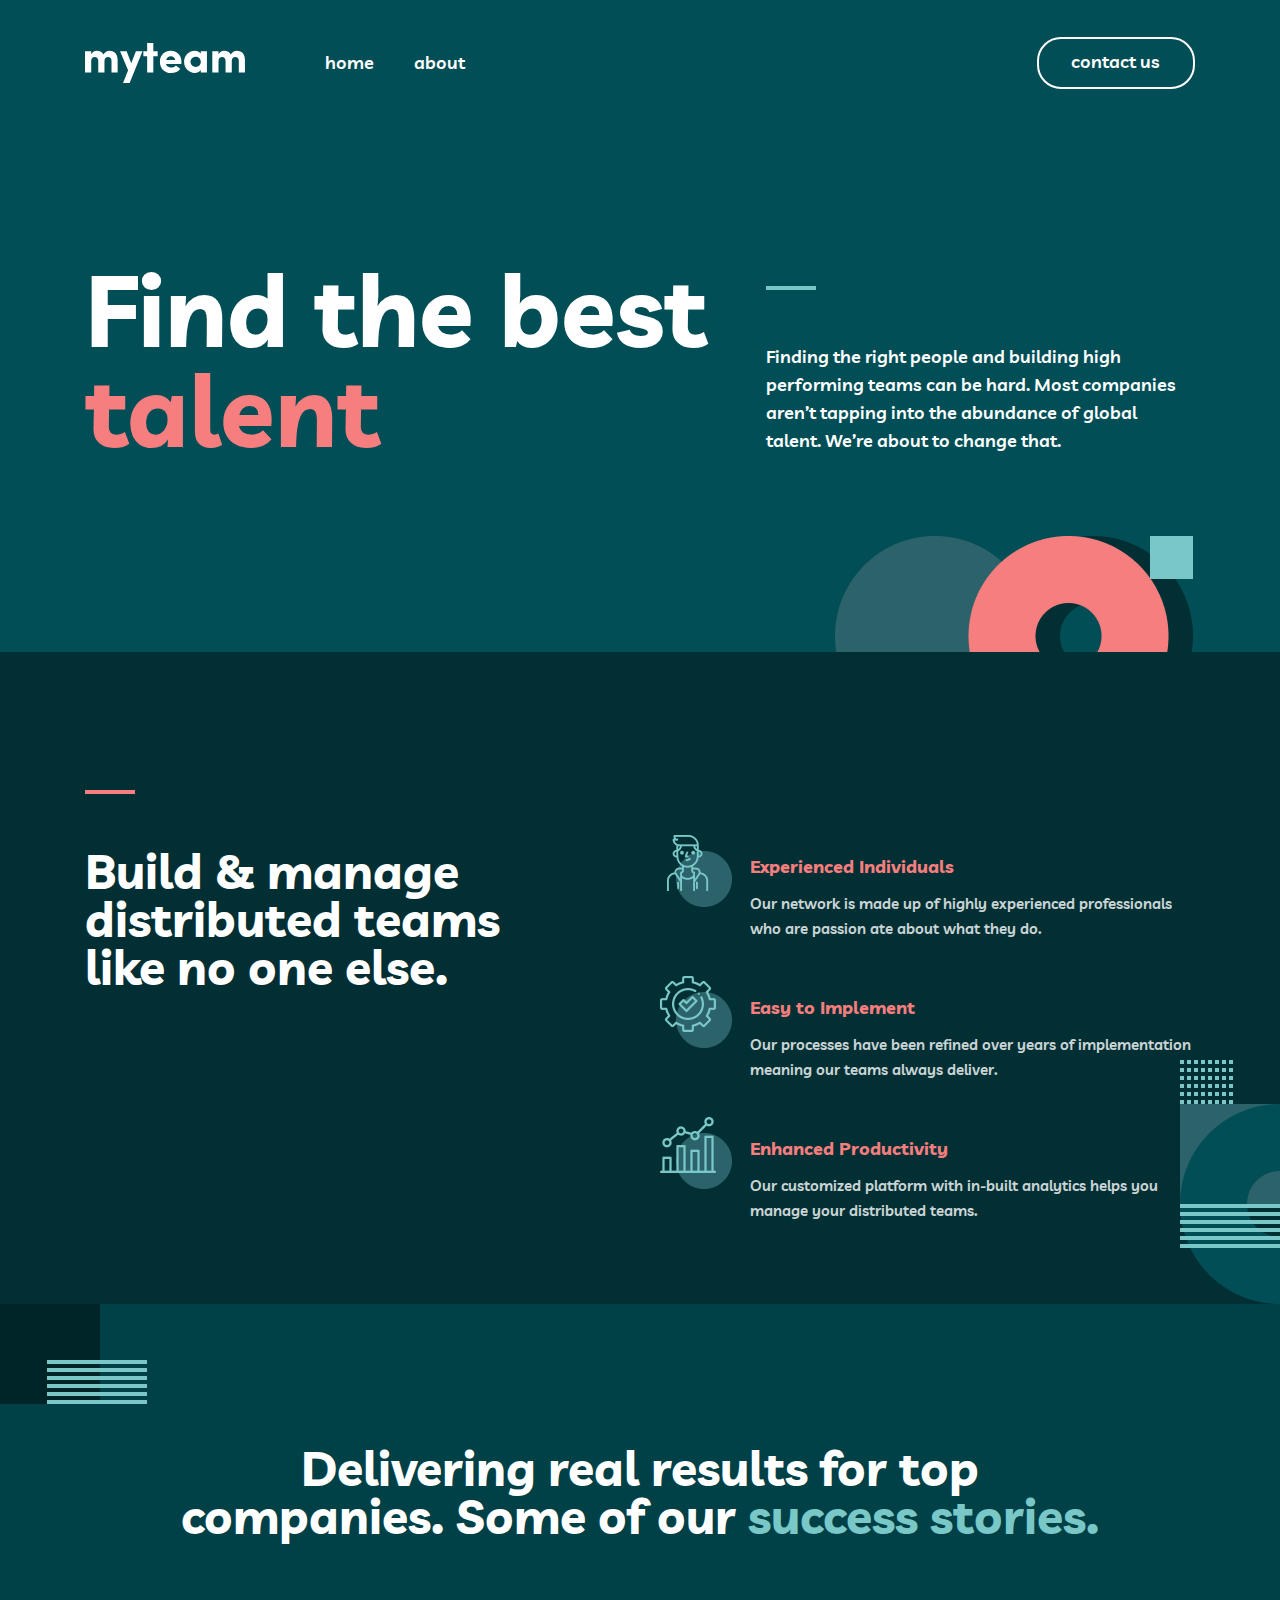
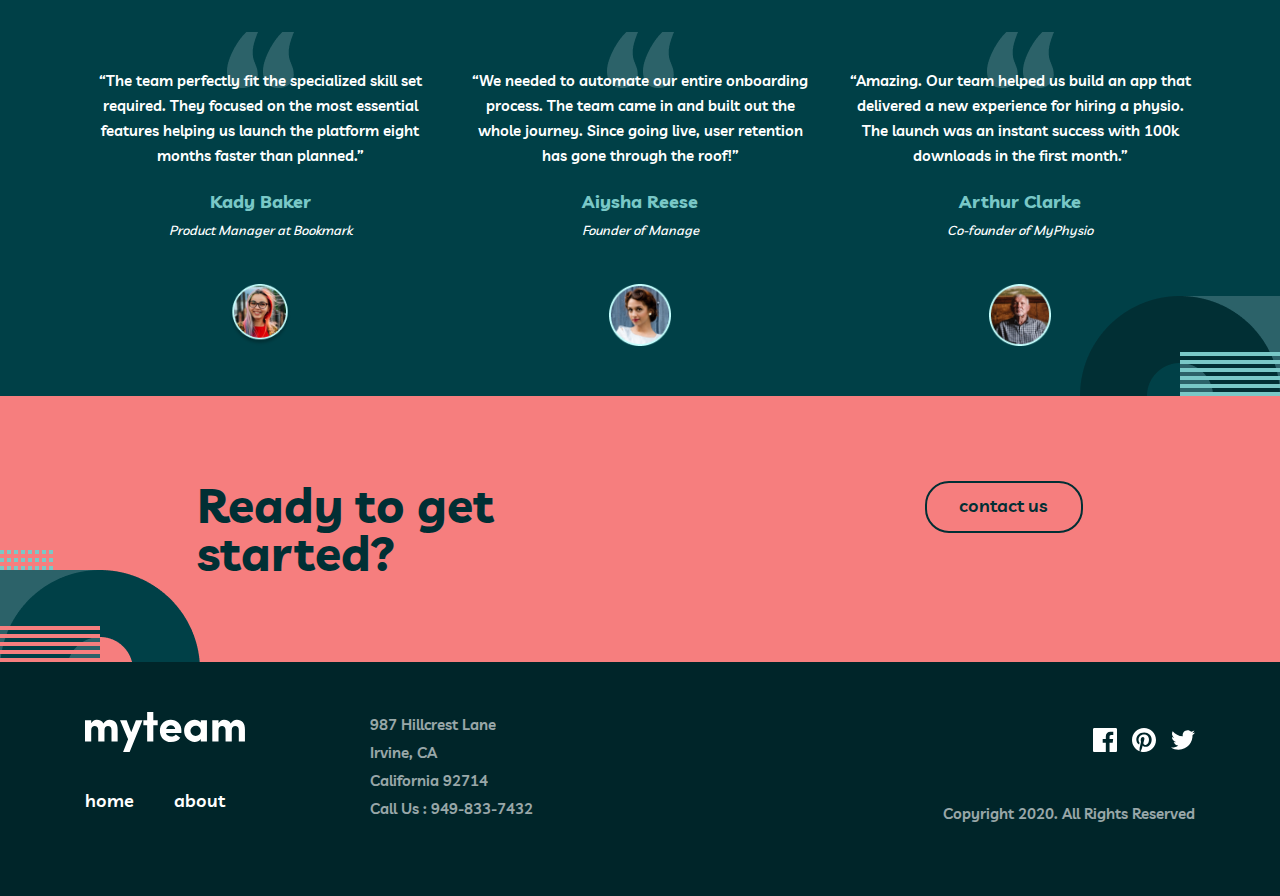
<file: index.html>
<!DOCTYPE html>
<html lang="en">

<head>
  <meta charset="UTF-8">
  <meta http-equiv="X-UA-Compatible" content="IE=edge">
  <meta name="viewport" content="width=device-width, initial-scale=1.0">
  <link rel="stylesheet" href="./style/normolize.css">
  <link rel="stylesheet" href="./style/main.min.css">
  <link rel="stylesheet" href="./style/main.css">
  <title>My teem</title>
</head>

<body>

  <h1 class="visually-hidden">Find the best talent</h1>

  <header>
    <div class="container">
      <div class="header">
        <a href="#" class="logo-img"><img src="img/myteam.svg" alt="myteam"></a>
        <nav class="navbr">
          <ul class="header__element">
            <li class="header__item"><a href="./index.html" class="header__link">home</a></li>
            <li class="header__item"><a href="./about.html" class="header__link">about</a></li>
          </ul>
        </nav>

        <a href="./contact.html" class="link__contact">contact us</a>

        <button class="menu"><img src="img/meny.png" alt="meny" width="22" height="17"></button>

      </div>
    </div>
  </header>

  <main>
    <section class="section__1">
      <div class="container">
        <div class="hero">
          <h2 class="hero__title">
            Find the best
            <span class="hero__line">talent</span>
          </h2>
          <p class="hero__text">
            Finding the right people and building high performing teams can be hard. Most companies aren’t tapping into
            the abundance of global talent. We’re about to change that.
          </p>
        </div>
      </div>
    </section>

    <section class="section__2">
      <div class="container">
        <div class="inner">
          <h3 class="inner__title">
            Build & manage distributed teams like no one else.
          </h3>
          <ul class="inner__element">
            <li class="inner__item">
              <p class="item__text">
                Experienced Individuals
              </p>
              <p class="item__text-2">
                Our network is made up of highly experienced professionals who are passion ate about what they do.
              </p>
            </li>
            <li class="inner__item">
              <p class="item__text">
                Easy to Implement
              </p>
              <p class="item__text-2">
                Our processes have been refined over years of implementation meaning our teams always deliver.
              </p>
            </li>
            <li class="inner__item">
              <p class="item__text">
                Enhanced Productivity
              </p>
              <p class="item__text-2">
                Our customized platform with in-built analytics helps you manage your distributed teams.
              </p>
            </li>

          </ul>
        </div>

      </div>

    </section>

    <section class="section__3">
      <div class="container">
        <div class="intro">
          <h2 class="intro__title">
            Delivering real results for top companies. Some of our <span class="title-line">success stories.</span>
          </h2>

          <ul class="intro__elemnent">
            <li class="intro__item">
              <blockquote class="quote"> “The team perfectly fit the specialized skill set required. They focused on the
                most essential features helping us launch the platform eight months faster than planned.”</blockquote>
              <p class="intro__name">Kady Baker</p>
              <p class="intro__text">Product Manager at Bookmark</p>
              <img src="img/kady.png" alt="kady" class="intro-img" width="62" height="62">
            </li>

            <li class="intro__item">
              <blockquote class="quote">“We needed to automate our entire onboarding process. The team came in and built
                out the whole journey. Since going live, user retention has gone through the roof!”</blockquote>
              <p class="intro__name">Aiysha Reese</p>
              <p class="intro__text">Founder of Manage</p>
              <img src="img/aisha.png" alt="aisha" class="intro-img" width="62" height="62">
            </li>

            <li class="intro__item">
              <blockquote class="quote">“Amazing. Our team helped us build an app that delivered a new experience for
                hiring a physio. The launch was an instant success with 100k downloads in the first month.”</blockquote>
              <p class="intro__name">Arthur Clarke</p>
              <p class="intro__text">Co-founder of MyPhysio</p>
              <img src="img/artur.png" alt="artur" class="intro-img" width="62" height="62">
            </li>

          </ul>
        </div>
      </div>
    </section>

    <section class="sectiom__4">
      <div class="container">
        <div class="aside">
          <h2 class="aside__title">Ready to get started?</h2>
          <a href="./contact.html" class="aside__link">contact us</a>
        </div>
      </div>
    </section>



  </main>

  <footer>
    <div class="container">
      <div class="footer">
        <div class="footer__2">
          <a href="#" class="footer__logo"><img src="img/myteam.svg" alt="myteam" width="160px" height="40"></a>
          <ul class="footer__page">
            <li class="page__item"><a href="./index.html" class="page__link">home</a></li>
            <li class="page-item"><a href="./about.html" class="page__link">about</a></li>
          </ul>

          <ul class="lov">
            <li class="link__item kov" >
              <a href="https://facebook.com">
              <svg class="facebook" width="24" height="24" viewBox="0 0 24 24" fill="none" xmlns="http://www.w3.org/2000/svg">
                <path d="M22.675 0H1.325C0.593 0 0 0.593 0 1.325V22.676C0 23.407 0.593 24 1.325 24H12.82V14.706H9.692V11.084H12.82V8.413C12.82 5.313 14.713 3.625 17.479 3.625C18.804 3.625 19.942 3.724 20.274 3.768V7.008L18.356 7.009C16.852 7.009 16.561 7.724 16.561 8.772V11.085H20.148L19.681 14.707H16.561V24H22.677C23.407 24 24 23.407 24 22.675V1.325C24 0.593 23.407 0 22.675 0Z" fill="white"/>
                </svg>
                </a>
          </li>
            <li class="link__item kov">
              <a href="#">
                <svg class="path" width="24" height="24" viewBox="0 0 24 24" fill="none" xmlns="http://www.w3.org/2000/svg">
                  <path  d="M12 0C5.373 0 0 5.372 0 12C0 17.084 3.163 21.426 7.627 23.174C7.522 22.225 7.427 20.769 7.669 19.733C7.887 18.796 9.076 13.768 9.076 13.768C9.076 13.768 8.717 13.049 8.717 11.986C8.717 10.318 9.684 9.072 10.888 9.072C11.911 9.072 12.406 9.841 12.406 10.762C12.406 11.791 11.751 13.33 11.412 14.757C11.129 15.951 12.011 16.926 13.189 16.926C15.322 16.926 16.961 14.677 16.961 11.431C16.961 8.558 14.897 6.549 11.949 6.549C8.535 6.549 6.531 9.11 6.531 11.756C6.531 12.787 6.928 13.894 7.424 14.494C7.522 14.613 7.536 14.718 7.507 14.839L7.174 16.199C7.121 16.419 7 16.466 6.772 16.36C5.273 15.662 4.336 13.471 4.336 11.711C4.336 7.926 7.086 4.449 12.265 4.449C16.428 4.449 19.663 7.416 19.663 11.38C19.663 15.516 17.056 18.844 13.436 18.844C12.22 18.844 11.077 18.213 10.686 17.466L9.938 20.319C9.667 21.362 8.936 22.669 8.446 23.465C9.57 23.812 10.763 24 12 24C18.627 24 24 18.627 24 12C24 5.372 18.627 0 12 0Z" fill="white"/>
                  </svg>
                </a>
          </li>
            <li class="link__item kov">
              <a href="https://twitter.com">
                <svg class="twitter" width="24" height="20" viewBox="0 0 24 20" fill="none" xmlns="http://www.w3.org/2000/svg">
                  <path  d="M24 2.55699C23.117 2.94899 22.168 3.21299 21.172 3.33199C22.189 2.72299 22.97 1.75799 23.337 0.607986C22.386 1.17199 21.332 1.58199 20.21 1.80299C19.313 0.845986 18.032 0.247986 16.616 0.247986C13.437 0.247986 11.101 3.21399 11.819 6.29299C7.728 6.08799 4.1 4.12799 1.671 1.14899C0.381 3.36199 1.002 6.25699 3.194 7.72299C2.388 7.69699 1.628 7.47599 0.965 7.10699C0.911 9.38799 2.546 11.522 4.914 11.997C4.221 12.185 3.462 12.229 2.69 12.081C3.316 14.037 5.134 15.46 7.29 15.5C5.22 17.123 2.612 17.848 0 17.54C2.179 18.937 4.768 19.752 7.548 19.752C16.69 19.752 21.855 12.031 21.543 5.10599C22.505 4.41099 23.34 3.54399 24 2.55699Z" fill="white"/>
                  </svg>
                  </a>
                  </li>
          </ul>

          
        </div>

        <ul class="footer__element">
          <li class="footer__item"><a class="footer__link" href="#">987  Hillcrest Lane</a></li>
          <li class="footer__item"><a class="footer__link" href="#">Irvine, CA</a></li>
          <li class="footer__item"><a class="footer__link" href="#">California 92714</a></li>
          <li class="footer-item"><a class="footer__link" href="tel:949-833-7432">Call Us : 949-833-7432</a></li>
        </ul>

        <div class="footer__div">
          <ul class="linkk__element">
            <li class="link__item">
              <a href="https://facebook.com">
              <svg class="facebook" width="24" height="24" viewBox="0 0 24 24" fill="none" xmlns="http://www.w3.org/2000/svg">
                <path d="M22.675 0H1.325C0.593 0 0 0.593 0 1.325V22.676C0 23.407 0.593 24 1.325 24H12.82V14.706H9.692V11.084H12.82V8.413C12.82 5.313 14.713 3.625 17.479 3.625C18.804 3.625 19.942 3.724 20.274 3.768V7.008L18.356 7.009C16.852 7.009 16.561 7.724 16.561 8.772V11.085H20.148L19.681 14.707H16.561V24H22.677C23.407 24 24 23.407 24 22.675V1.325C24 0.593 23.407 0 22.675 0Z" fill="white"/>
                </svg>
                </a>
          </li>
            <li class="link__item">
              <a href="#">
                <svg class="path" width="24" height="24" viewBox="0 0 24 24" fill="none" xmlns="http://www.w3.org/2000/svg">
                  <path  d="M12 0C5.373 0 0 5.372 0 12C0 17.084 3.163 21.426 7.627 23.174C7.522 22.225 7.427 20.769 7.669 19.733C7.887 18.796 9.076 13.768 9.076 13.768C9.076 13.768 8.717 13.049 8.717 11.986C8.717 10.318 9.684 9.072 10.888 9.072C11.911 9.072 12.406 9.841 12.406 10.762C12.406 11.791 11.751 13.33 11.412 14.757C11.129 15.951 12.011 16.926 13.189 16.926C15.322 16.926 16.961 14.677 16.961 11.431C16.961 8.558 14.897 6.549 11.949 6.549C8.535 6.549 6.531 9.11 6.531 11.756C6.531 12.787 6.928 13.894 7.424 14.494C7.522 14.613 7.536 14.718 7.507 14.839L7.174 16.199C7.121 16.419 7 16.466 6.772 16.36C5.273 15.662 4.336 13.471 4.336 11.711C4.336 7.926 7.086 4.449 12.265 4.449C16.428 4.449 19.663 7.416 19.663 11.38C19.663 15.516 17.056 18.844 13.436 18.844C12.22 18.844 11.077 18.213 10.686 17.466L9.938 20.319C9.667 21.362 8.936 22.669 8.446 23.465C9.57 23.812 10.763 24 12 24C18.627 24 24 18.627 24 12C24 5.372 18.627 0 12 0Z" fill="white"/>
                  </svg>
                </a>
          </li>
            <li class="link__item">
              <a href="https://twitter.com">
                <svg class="twitter" width="24" height="20" viewBox="0 0 24 20" fill="none" xmlns="http://www.w3.org/2000/svg">
                  <path  d="M24 2.55699C23.117 2.94899 22.168 3.21299 21.172 3.33199C22.189 2.72299 22.97 1.75799 23.337 0.607986C22.386 1.17199 21.332 1.58199 20.21 1.80299C19.313 0.845986 18.032 0.247986 16.616 0.247986C13.437 0.247986 11.101 3.21399 11.819 6.29299C7.728 6.08799 4.1 4.12799 1.671 1.14899C0.381 3.36199 1.002 6.25699 3.194 7.72299C2.388 7.69699 1.628 7.47599 0.965 7.10699C0.911 9.38799 2.546 11.522 4.914 11.997C4.221 12.185 3.462 12.229 2.69 12.081C3.316 14.037 5.134 15.46 7.29 15.5C5.22 17.123 2.612 17.848 0 17.54C2.179 18.937 4.768 19.752 7.548 19.752C16.69 19.752 21.855 12.031 21.543 5.10599C22.505 4.41099 23.34 3.54399 24 2.55699Z" fill="white"/>
                  </svg>
                  </a>
                  </li>
          </ul>
            
          <ul class="fae">
            <li class="tae"><a class="footer__link" href="#">987  Hillcrest Lane</a></li>
            <li class="tae"><a class="footer__link" href="#">Irvine, CA</a></li>
            <li class="tae"><a class="footer__link" href="#">California 92714</a></li>
            <li class="tae"><a class="footer__link" href="tel:949-833-7432">Call Us : 949-833-7432</a></li>
          </ul>

          <ul class="aaaaa">
            <li class="vvvvvvvv">
              <a href="https://facebook.com">
              <svg class="facebook" width="24" height="24" viewBox="0 0 24 24" fill="none" xmlns="http://www.w3.org/2000/svg">
                <path d="M22.675 0H1.325C0.593 0 0 0.593 0 1.325V22.676C0 23.407 0.593 24 1.325 24H12.82V14.706H9.692V11.084H12.82V8.413C12.82 5.313 14.713 3.625 17.479 3.625C18.804 3.625 19.942 3.724 20.274 3.768V7.008L18.356 7.009C16.852 7.009 16.561 7.724 16.561 8.772V11.085H20.148L19.681 14.707H16.561V24H22.677C23.407 24 24 23.407 24 22.675V1.325C24 0.593 23.407 0 22.675 0Z" fill="white"/>
                </svg>
                </a>
          </li>
            <li class="link__item">
              <a href="#">
                <svg class="path" width="24" height="24" viewBox="0 0 24 24" fill="none" xmlns="http://www.w3.org/2000/svg">
                  <path  d="M12 0C5.373 0 0 5.372 0 12C0 17.084 3.163 21.426 7.627 23.174C7.522 22.225 7.427 20.769 7.669 19.733C7.887 18.796 9.076 13.768 9.076 13.768C9.076 13.768 8.717 13.049 8.717 11.986C8.717 10.318 9.684 9.072 10.888 9.072C11.911 9.072 12.406 9.841 12.406 10.762C12.406 11.791 11.751 13.33 11.412 14.757C11.129 15.951 12.011 16.926 13.189 16.926C15.322 16.926 16.961 14.677 16.961 11.431C16.961 8.558 14.897 6.549 11.949 6.549C8.535 6.549 6.531 9.11 6.531 11.756C6.531 12.787 6.928 13.894 7.424 14.494C7.522 14.613 7.536 14.718 7.507 14.839L7.174 16.199C7.121 16.419 7 16.466 6.772 16.36C5.273 15.662 4.336 13.471 4.336 11.711C4.336 7.926 7.086 4.449 12.265 4.449C16.428 4.449 19.663 7.416 19.663 11.38C19.663 15.516 17.056 18.844 13.436 18.844C12.22 18.844 11.077 18.213 10.686 17.466L9.938 20.319C9.667 21.362 8.936 22.669 8.446 23.465C9.57 23.812 10.763 24 12 24C18.627 24 24 18.627 24 12C24 5.372 18.627 0 12 0Z" fill="white"/>
                  </svg>
                </a>
          </li>
            <li class="link__item">
              <a href="https://twitter.com">
                <svg class="twitter" width="24" height="20" viewBox="0 0 24 20" fill="none" xmlns="http://www.w3.org/2000/svg">
                  <path  d="M24 2.55699C23.117 2.94899 22.168 3.21299 21.172 3.33199C22.189 2.72299 22.97 1.75799 23.337 0.607986C22.386 1.17199 21.332 1.58199 20.21 1.80299C19.313 0.845986 18.032 0.247986 16.616 0.247986C13.437 0.247986 11.101 3.21399 11.819 6.29299C7.728 6.08799 4.1 4.12799 1.671 1.14899C0.381 3.36199 1.002 6.25699 3.194 7.72299C2.388 7.69699 1.628 7.47599 0.965 7.10699C0.911 9.38799 2.546 11.522 4.914 11.997C4.221 12.185 3.462 12.229 2.69 12.081C3.316 14.037 5.134 15.46 7.29 15.5C5.22 17.123 2.612 17.848 0 17.54C2.179 18.937 4.768 19.752 7.548 19.752C16.69 19.752 21.855 12.031 21.543 5.10599C22.505 4.41099 23.34 3.54399 24 2.55699Z" fill="white"/>
                  </svg>
                  </a>
                  </li>
          </ul>

  
          <p class="footerr__text">
            Copyright 2020. All Rights Reserved 
          </p>
        </div>

      </div>
    </div>
  </footer>

</body>

</html>
</file>
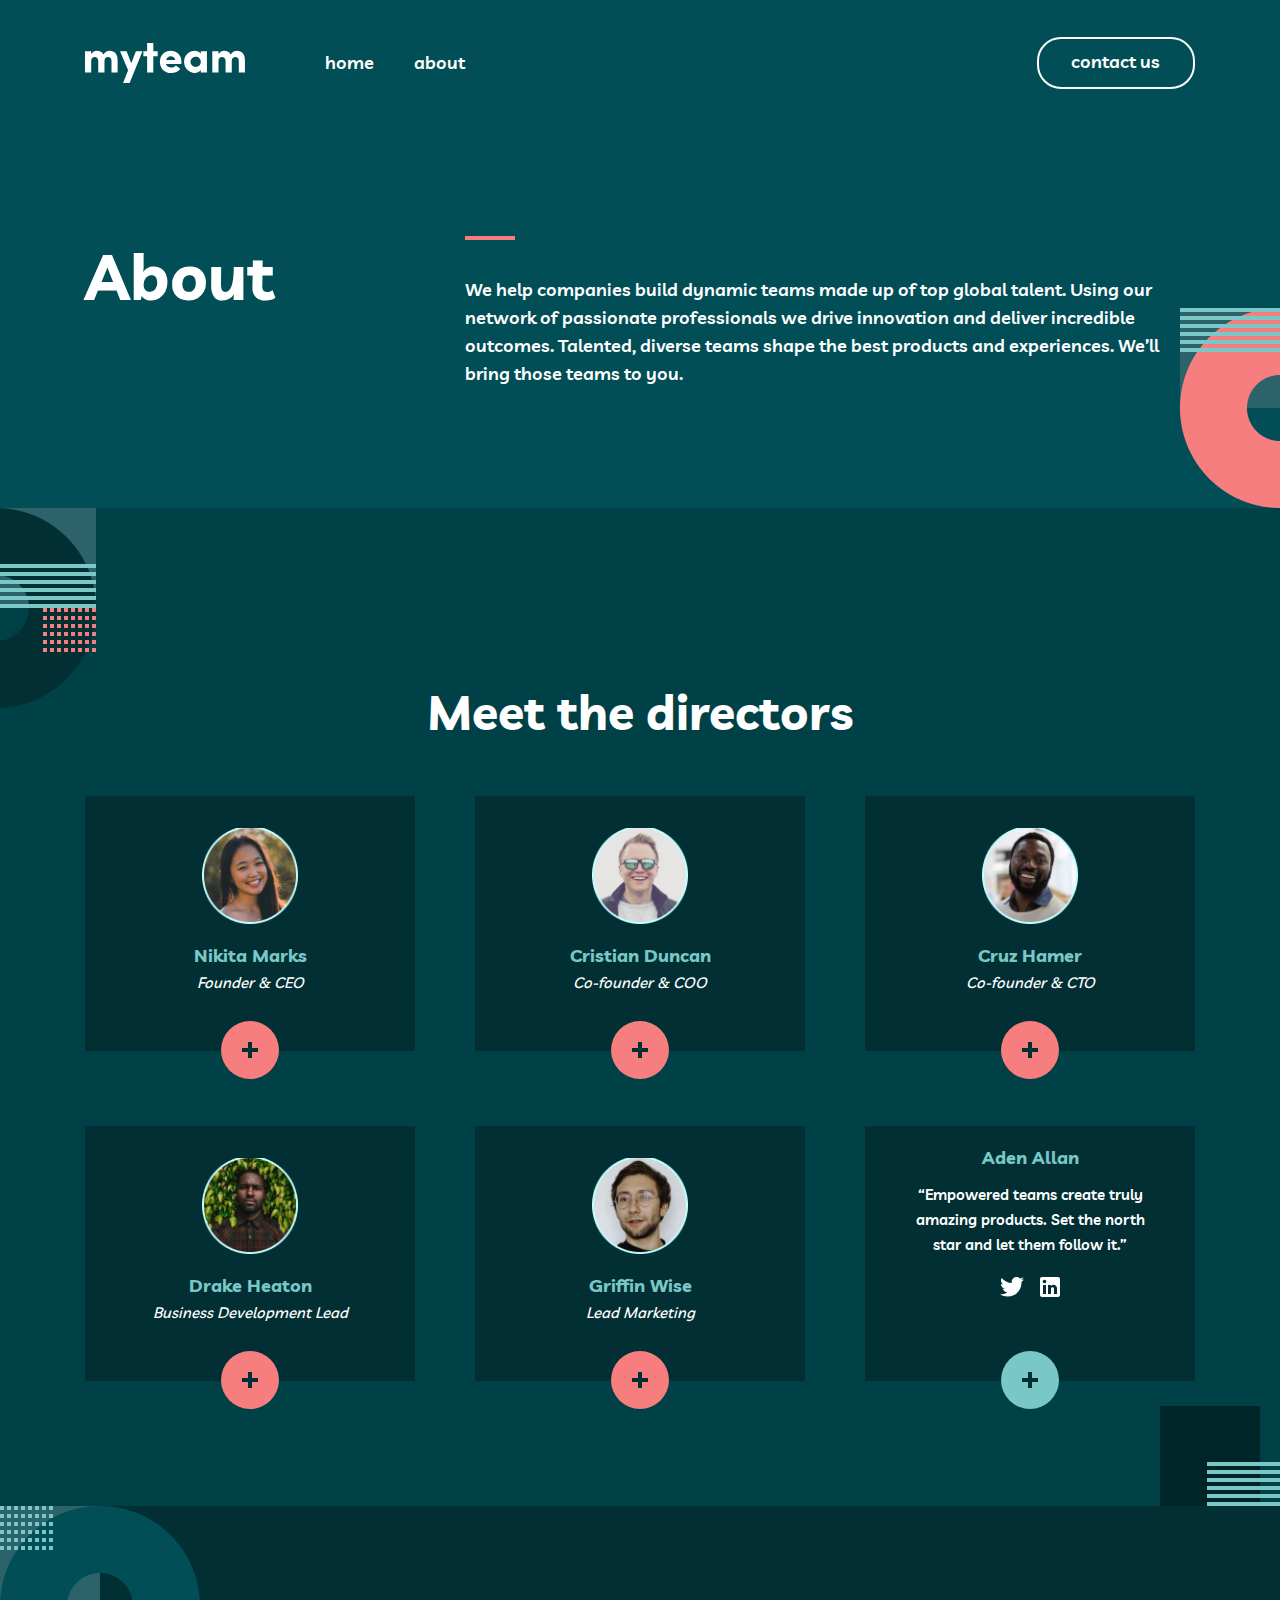
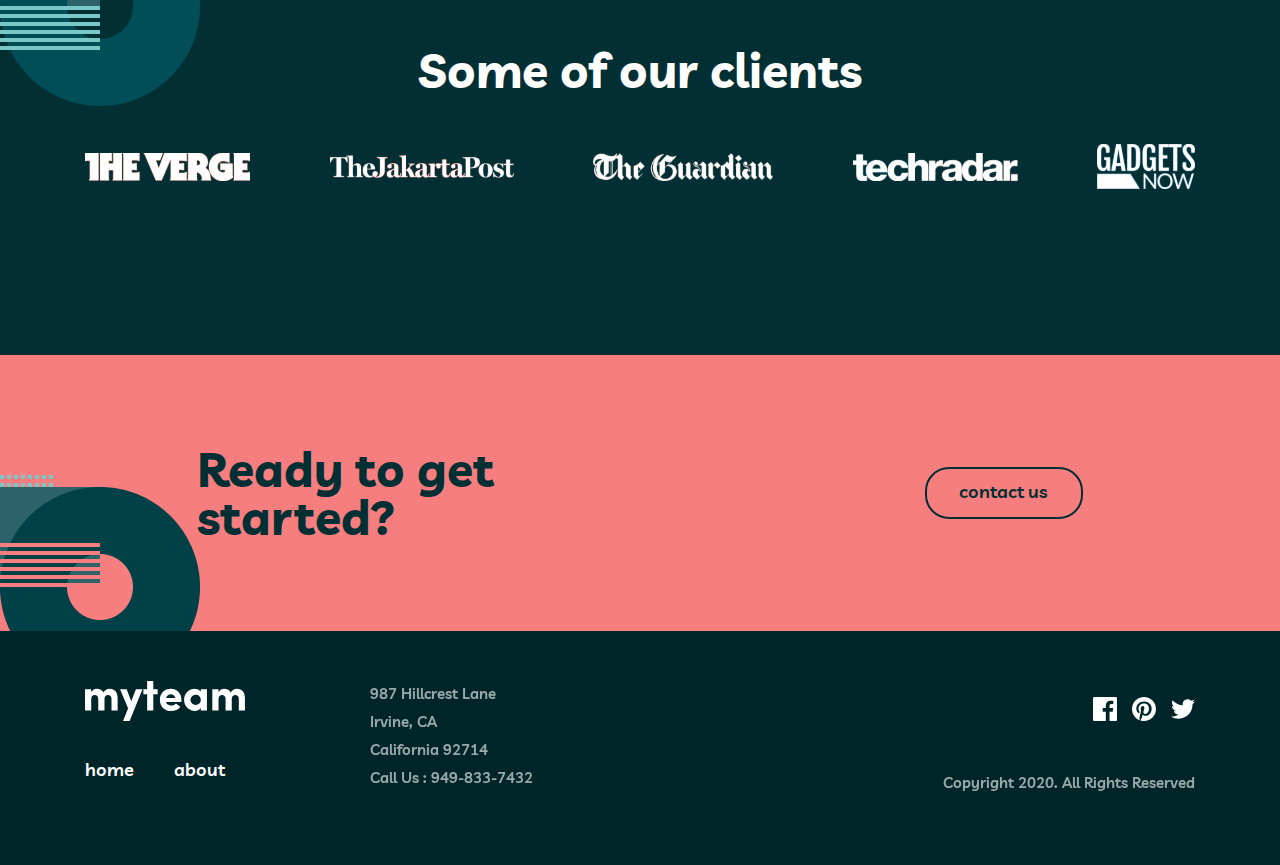
<file: about.html>
<!DOCTYPE html>
<html lang="en">

<head>
  <meta charset="UTF-8">
  <meta http-equiv="X-UA-Compatible" content="IE=edge">
  <meta name="viewport" content="width=device-width, initial-scale=1.0">
  <link rel="stylesheet" href="./about/normolize.css">
  <link rel="stylesheet" href="./about/about.min.css">
  <link rel="stylesheet" href="./about/about.css">
  <title>About</title>
</head>

<body>
  <h1 class="visually-hidden">Find the best talent</h1>

  <header>
    <div class="container">
      <div class="header">
        <a href="./index.html" class="logo-img"><img src="img/myteam.svg" alt="myteam"></a>
        <nav class="navbr">
          <ul class="header__element">
            <li class="header__item"><a href="./index.html" class="header__link">home</a></li>
            <li class="header__item"><a href="./about.html" class="header__link">about</a></li>
          </ul>
        </nav>

        <a href="./contact.html" class="link__contact">contact us</a>

        <button class="menu"><img src="img/meny.png" alt="meny" width="22" height="17"></button>

      </div>
    </div>
  </header>

  <main>
    <section class="hero">
      <div class="container">
        <div class="hero__div">
          <h1 class="hero__heading">
            About
          </h1>

          <p class="hero__text">
            We help companies build dynamic teams made up of top global talent. Using our network of passionate
            professionals we drive innovation and deliver incredible outcomes. Talented, diverse teams shape the best
            products and experiences. We’ll bring those teams to you.
          </p>
        </div>
      </div>
    </section>

    <section class="inner">
      <div class="container">
        <div class="inner__div">
          <h2 class="inner__heading">
            Meet the directors
          </h2>

          <ul class="inner__element">
            <li class="inner__item">
              <img src="img/Oval.png" alt="nikita" class="inner__img" width="96" height="96">
              <h3 class="inner__sub-title">
                Nikita Marks
              </h3>
              <p class="inner__text">
                Founder & CEO
              </p>
              <button class="inner__button">
                <img src="img/hape.svg" alt="x" class="inner__button-img">
              </button>
            </li>

            <li class="inner__item">
              <img src="img/Oval2.png" alt="cristian" class="inner__img" width="96" height="96">
              <h3 class="inner__sub-title">
                Cristian Duncan
              </h3>
              <p class="inner__text">
                Co-founder & COO
              </p>
              <button class="inner__button">
                <img src="img/hape.svg" alt="x" class="inner__button-img">
              </button>
            </li>
            <li class="inner__item">
              <img src="img/Oval3.png" alt="cruz" class="inner__img" width="96" height="96">
              <h3 class="inner__sub-title">
                Cruz Hamer
              </h3>
              <p class="inner__text">
                Co-founder & CTO
              </p>
              <button class="inner__button">
                <img src="img/hape.svg" alt="x" class="inner__button-img">
              </button>
            </li>
            <li class="inner__item">
              <img src="img/Oval4.png" alt="drake" class="inner__img" width="96" height="96">
              <h3 class="inner__sub-title">
                Drake Heaton
              </h3>
              <p class="inner__text">
                Business Development Lead
              </p>
              <button class="inner__button">
                <img src="img/hape.svg" alt="x" class="inner__button-img">
              </button>
            </li>
            <li class="inner__item">
              <img src="img/Oval5.png" alt="grifin" class="inner__img" width="96" height="96">
              <h3 class="inner__sub-title">
                Griffin Wise
              </h3>
              <p class="inner__text">
                Lead Marketing
              </p>
              <button class="inner__button">
                <img src="img/hape.svg" alt="x" class="inner__button-img">
              </button>
            </li>
            <li class="inner__item child">

              <h3 class="inner__sub-title">
                Aden Allan
              </h3>
              <p class="inner__text child-text">
                “Empowered teams create truly amazing products. Set the north star and let them follow it.”
              </p>

              <ul class="inner__sub-list">
                <li class="inner__sub-item">
                  <a href="#">
                    <svg class="inner__linn" width="24" height="20" viewBox="0 0 24 20" fill="none" xmlns="http://www.w3.org/2000/svg">
                      <path d="M24 2.309C23.117 2.701 22.168 2.965 21.172 3.084C22.189 2.475 22.97 1.51 23.337 0.36C22.386 0.924 21.332 1.334 20.21 1.555C19.313 0.598 18.032 0 16.616 0C13.437 0 11.101 2.966 11.819 6.045C7.728 5.84 4.1 3.88 1.671 0.901C0.381 3.114 1.002 6.009 3.194 7.475C2.388 7.449 1.628 7.228 0.965 6.859C0.911 9.14 2.546 11.274 4.914 11.749C4.221 11.937 3.462 11.981 2.69 11.833C3.316 13.789 5.134 15.212 7.29 15.252C5.22 16.875 2.612 17.6 0 17.292C2.179 18.689 4.768 19.504 7.548 19.504C16.69 19.504 21.855 11.783 21.543 4.858C22.505 4.163 23.34 3.296 24 2.309Z" fill="white"/>
                    </svg>
                    </a>
                </li>

                <li class="inner__sub-item">
                  <a href="#">
                    <svg class="inner__linn" width="20" height="20" viewBox="0 0 20 20" fill="none" xmlns="http://www.w3.org/2000/svg">
                      <path fill-rule="evenodd" clip-rule="evenodd" d="M2 0H18C19.1 0 20 0.9 20 2V18C20 19.1 19.1 20 18 20H2C0.9 20 0 19.1 0 18V2C0 0.9 0.9 0 2 0ZM6 17V8H3V17H6ZM4.5 6.3C3.5 6.3 2.7 5.5 2.7 4.5C2.7 3.5 3.5 2.7 4.5 2.7C5.5 2.7 6.3 3.5 6.3 4.5C6.3 5.5 5.5 6.3 4.5 6.3ZM14 17H17V11.3C17 9.4 15.4 7.8 13.5 7.8C12.6 7.8 11.5 8.4 11 9.2V8H8V17H11V11.7C11 10.9 11.7 10.2 12.5 10.2C13.3 10.2 14 10.9 14 11.7V17Z" fill="white"/>
                      </svg>
                    </a>
                </li>

              </ul>
              <button class="inner__button ddd">
                <img src="img/hape.svg" alt="x" class="inner__button-img">
              </button>
            </li>


          </ul>



        </div>
      </div>
    </section>

    <section class="intro">
      <div class="container">
        <div class="intro__div">
          <h2 class="intro__heading">
            Some of our clients
          </h2>

          <ul class="intro__list">

            <li class="intro__item">
              <a href="https://theverge.com"><img class="intro__imgg" src="img/Group 54.svg" alt="theverge" width="165" height="28"></a>
            </li>

            <li class="intro__item">
              <a href="https://thejacartapost.com"><img class="intro__imgg" src="img/jakarta.svg" alt="jacarta" width="184" height="23"></a>
            </li>

            <li class="intro__item">
              <a href="https://theguardian.com"><img class="intro__imgg" src="img/Object (2).svg" alt="jakar" width="180" height="28"></a>
            </li>

            <li class="intro__item">
              <a href="https://techradar.com"><img class="intro__imgg" src="img/Object (3).svg" alt="" width="165" height="28 "></a>
            </li>

            <li class="intro__item">
              <a href="https://gatgestnow.com"><img class="intro__imgg" src="img/gadgets-now.svg" alt="bitmap" width="98" height="45"></a>
            </li>

          </ul>
        </div>
      </div>
    </section>

    <section class="aside">
      <div class="container">
        <div class="aside___div">
          <h2 class="aside__heading">Ready to get started?</h2>
          <a href="./contact.html" class="aside__link">contact us</a>
        </div>
      </div>
    </section>

  </main>


  <footer>
    <div class="container">
      <div class="footer">
        <div class="footer__2">
          <a href="#" class="footer__logo"><img src="img/myteam.svg" alt="myteam" width="160px" height="40"></a>
          <ul class="footer__page">
            <li class="page__item"><a href="./index.html" class="page__link">home</a></li>
            <li class="page-item"><a href="./about.html" class="page__link">about</a></li>
          </ul>

          <ul class=" lov">
            <li class="kov" >
              <a href="https://facebook.com">
              <svg class="facebook" width="24" height="24" viewBox="0 0 24 24" fill="none" xmlns="http://www.w3.org/2000/svg">
                <path d="M22.675 0H1.325C0.593 0 0 0.593 0 1.325V22.676C0 23.407 0.593 24 1.325 24H12.82V14.706H9.692V11.084H12.82V8.413C12.82 5.313 14.713 3.625 17.479 3.625C18.804 3.625 19.942 3.724 20.274 3.768V7.008L18.356 7.009C16.852 7.009 16.561 7.724 16.561 8.772V11.085H20.148L19.681 14.707H16.561V24H22.677C23.407 24 24 23.407 24 22.675V1.325C24 0.593 23.407 0 22.675 0Z" fill="white"/>
                </svg>
                </a>
          </li>
            <li class="kov">
              <a href="#">
                <svg class="path" width="24" height="24" viewBox="0 0 24 24" fill="none" xmlns="http://www.w3.org/2000/svg">
                  <path  d="M12 0C5.373 0 0 5.372 0 12C0 17.084 3.163 21.426 7.627 23.174C7.522 22.225 7.427 20.769 7.669 19.733C7.887 18.796 9.076 13.768 9.076 13.768C9.076 13.768 8.717 13.049 8.717 11.986C8.717 10.318 9.684 9.072 10.888 9.072C11.911 9.072 12.406 9.841 12.406 10.762C12.406 11.791 11.751 13.33 11.412 14.757C11.129 15.951 12.011 16.926 13.189 16.926C15.322 16.926 16.961 14.677 16.961 11.431C16.961 8.558 14.897 6.549 11.949 6.549C8.535 6.549 6.531 9.11 6.531 11.756C6.531 12.787 6.928 13.894 7.424 14.494C7.522 14.613 7.536 14.718 7.507 14.839L7.174 16.199C7.121 16.419 7 16.466 6.772 16.36C5.273 15.662 4.336 13.471 4.336 11.711C4.336 7.926 7.086 4.449 12.265 4.449C16.428 4.449 19.663 7.416 19.663 11.38C19.663 15.516 17.056 18.844 13.436 18.844C12.22 18.844 11.077 18.213 10.686 17.466L9.938 20.319C9.667 21.362 8.936 22.669 8.446 23.465C9.57 23.812 10.763 24 12 24C18.627 24 24 18.627 24 12C24 5.372 18.627 0 12 0Z" fill="white"/>
                  </svg>
                </a>
          </li>
            <li class="kov">
              <a href="https://twitter.com">
                <svg class="twitter" width="24" height="20" viewBox="0 0 24 20" fill="none" xmlns="http://www.w3.org/2000/svg">
                  <path  d="M24 2.55699C23.117 2.94899 22.168 3.21299 21.172 3.33199C22.189 2.72299 22.97 1.75799 23.337 0.607986C22.386 1.17199 21.332 1.58199 20.21 1.80299C19.313 0.845986 18.032 0.247986 16.616 0.247986C13.437 0.247986 11.101 3.21399 11.819 6.29299C7.728 6.08799 4.1 4.12799 1.671 1.14899C0.381 3.36199 1.002 6.25699 3.194 7.72299C2.388 7.69699 1.628 7.47599 0.965 7.10699C0.911 9.38799 2.546 11.522 4.914 11.997C4.221 12.185 3.462 12.229 2.69 12.081C3.316 14.037 5.134 15.46 7.29 15.5C5.22 17.123 2.612 17.848 0 17.54C2.179 18.937 4.768 19.752 7.548 19.752C16.69 19.752 21.855 12.031 21.543 5.10599C22.505 4.41099 23.34 3.54399 24 2.55699Z" fill="white"/>
                  </svg>
                  </a>
                  </li>
          </ul>

          
        </div>

        <ul class="footer__element">
          <li class="footer__item"><a class="footer__link" href="#">987  Hillcrest Lane</a></li>
          <li class="footer__item"><a class="footer__link" href="#">Irvine, CA</a></li>
          <li class="footer__item"><a class="footer__link" href="#">California 92714</a></li>
          <li class="footer-item"><a class="footer__link" href="tel:949-833-7432">Call Us : 949-833-7432</a></li>
        </ul>

        <div class="footer__div">
          <ul class="linkk__element">
            <li class="link__item">
              <a href="https://facebook.com">
              <svg class="facebook" width="24" height="24" viewBox="0 0 24 24" fill="none" xmlns="http://www.w3.org/2000/svg">
                <path d="M22.675 0H1.325C0.593 0 0 0.593 0 1.325V22.676C0 23.407 0.593 24 1.325 24H12.82V14.706H9.692V11.084H12.82V8.413C12.82 5.313 14.713 3.625 17.479 3.625C18.804 3.625 19.942 3.724 20.274 3.768V7.008L18.356 7.009C16.852 7.009 16.561 7.724 16.561 8.772V11.085H20.148L19.681 14.707H16.561V24H22.677C23.407 24 24 23.407 24 22.675V1.325C24 0.593 23.407 0 22.675 0Z" fill="white"/>
                </svg>
                </a>
          </li>
            <li class="link__item">
              <a href="#">
                <svg class="path" width="24" height="24" viewBox="0 0 24 24" fill="none" xmlns="http://www.w3.org/2000/svg">
                  <path  d="M12 0C5.373 0 0 5.372 0 12C0 17.084 3.163 21.426 7.627 23.174C7.522 22.225 7.427 20.769 7.669 19.733C7.887 18.796 9.076 13.768 9.076 13.768C9.076 13.768 8.717 13.049 8.717 11.986C8.717 10.318 9.684 9.072 10.888 9.072C11.911 9.072 12.406 9.841 12.406 10.762C12.406 11.791 11.751 13.33 11.412 14.757C11.129 15.951 12.011 16.926 13.189 16.926C15.322 16.926 16.961 14.677 16.961 11.431C16.961 8.558 14.897 6.549 11.949 6.549C8.535 6.549 6.531 9.11 6.531 11.756C6.531 12.787 6.928 13.894 7.424 14.494C7.522 14.613 7.536 14.718 7.507 14.839L7.174 16.199C7.121 16.419 7 16.466 6.772 16.36C5.273 15.662 4.336 13.471 4.336 11.711C4.336 7.926 7.086 4.449 12.265 4.449C16.428 4.449 19.663 7.416 19.663 11.38C19.663 15.516 17.056 18.844 13.436 18.844C12.22 18.844 11.077 18.213 10.686 17.466L9.938 20.319C9.667 21.362 8.936 22.669 8.446 23.465C9.57 23.812 10.763 24 12 24C18.627 24 24 18.627 24 12C24 5.372 18.627 0 12 0Z" fill="white"/>
                  </svg>
                </a>
          </li>
            <li class="link__item">
              <a href="https://twitter.com">
                <svg class="twitter" width="24" height="20" viewBox="0 0 24 20" fill="none" xmlns="http://www.w3.org/2000/svg">
                  <path  d="M24 2.55699C23.117 2.94899 22.168 3.21299 21.172 3.33199C22.189 2.72299 22.97 1.75799 23.337 0.607986C22.386 1.17199 21.332 1.58199 20.21 1.80299C19.313 0.845986 18.032 0.247986 16.616 0.247986C13.437 0.247986 11.101 3.21399 11.819 6.29299C7.728 6.08799 4.1 4.12799 1.671 1.14899C0.381 3.36199 1.002 6.25699 3.194 7.72299C2.388 7.69699 1.628 7.47599 0.965 7.10699C0.911 9.38799 2.546 11.522 4.914 11.997C4.221 12.185 3.462 12.229 2.69 12.081C3.316 14.037 5.134 15.46 7.29 15.5C5.22 17.123 2.612 17.848 0 17.54C2.179 18.937 4.768 19.752 7.548 19.752C16.69 19.752 21.855 12.031 21.543 5.10599C22.505 4.41099 23.34 3.54399 24 2.55699Z" fill="white"/>
                  </svg>
                  </a>
                  </li>
          </ul>
          <ul class="fae">
            <li class="tae"><a class="footer__link" href="#">987  Hillcrest Lane</a></li>
            <li class="tae"><a class="footer__link" href="#">Irvine, CA</a></li>
            <li class="tae"><a class="footer__link" href="#">California 92714</a></li>
            <li class="tae"><a class="footer__link" href="tel:949-833-7432">Call Us : 949-833-7432</a></li>
          </ul>
          <ul class="linkk__element aaa">
            <li class="link__item">
              <a href="https://facebook.com">
              <svg class="facebook" width="24" height="24" viewBox="0 0 24 24" fill="none" xmlns="http://www.w3.org/2000/svg">
                <path d="M22.675 0H1.325C0.593 0 0 0.593 0 1.325V22.676C0 23.407 0.593 24 1.325 24H12.82V14.706H9.692V11.084H12.82V8.413C12.82 5.313 14.713 3.625 17.479 3.625C18.804 3.625 19.942 3.724 20.274 3.768V7.008L18.356 7.009C16.852 7.009 16.561 7.724 16.561 8.772V11.085H20.148L19.681 14.707H16.561V24H22.677C23.407 24 24 23.407 24 22.675V1.325C24 0.593 23.407 0 22.675 0Z" fill="white"/>
                </svg>
                </a>
          </li>
            <li class="link__item">
              <a href="#">
                <svg class="path" width="24" height="24" viewBox="0 0 24 24" fill="none" xmlns="http://www.w3.org/2000/svg">
                  <path  d="M12 0C5.373 0 0 5.372 0 12C0 17.084 3.163 21.426 7.627 23.174C7.522 22.225 7.427 20.769 7.669 19.733C7.887 18.796 9.076 13.768 9.076 13.768C9.076 13.768 8.717 13.049 8.717 11.986C8.717 10.318 9.684 9.072 10.888 9.072C11.911 9.072 12.406 9.841 12.406 10.762C12.406 11.791 11.751 13.33 11.412 14.757C11.129 15.951 12.011 16.926 13.189 16.926C15.322 16.926 16.961 14.677 16.961 11.431C16.961 8.558 14.897 6.549 11.949 6.549C8.535 6.549 6.531 9.11 6.531 11.756C6.531 12.787 6.928 13.894 7.424 14.494C7.522 14.613 7.536 14.718 7.507 14.839L7.174 16.199C7.121 16.419 7 16.466 6.772 16.36C5.273 15.662 4.336 13.471 4.336 11.711C4.336 7.926 7.086 4.449 12.265 4.449C16.428 4.449 19.663 7.416 19.663 11.38C19.663 15.516 17.056 18.844 13.436 18.844C12.22 18.844 11.077 18.213 10.686 17.466L9.938 20.319C9.667 21.362 8.936 22.669 8.446 23.465C9.57 23.812 10.763 24 12 24C18.627 24 24 18.627 24 12C24 5.372 18.627 0 12 0Z" fill="white"/>
                  </svg>
                </a>
          </li>
            <li class="link__item">
              <a href="https://twitter.com">
                <svg class="twitter" width="24" height="20" viewBox="0 0 24 20" fill="none" xmlns="http://www.w3.org/2000/svg">
                  <path  d="M24 2.55699C23.117 2.94899 22.168 3.21299 21.172 3.33199C22.189 2.72299 22.97 1.75799 23.337 0.607986C22.386 1.17199 21.332 1.58199 20.21 1.80299C19.313 0.845986 18.032 0.247986 16.616 0.247986C13.437 0.247986 11.101 3.21399 11.819 6.29299C7.728 6.08799 4.1 4.12799 1.671 1.14899C0.381 3.36199 1.002 6.25699 3.194 7.72299C2.388 7.69699 1.628 7.47599 0.965 7.10699C0.911 9.38799 2.546 11.522 4.914 11.997C4.221 12.185 3.462 12.229 2.69 12.081C3.316 14.037 5.134 15.46 7.29 15.5C5.22 17.123 2.612 17.848 0 17.54C2.179 18.937 4.768 19.752 7.548 19.752C16.69 19.752 21.855 12.031 21.543 5.10599C22.505 4.41099 23.34 3.54399 24 2.55699Z" fill="white"/>
                  </svg>
                  </a>
                  </li>
          </ul>

          <p class="footerr__text">
            Copyright 2020. All Rights Reserved 
          </p>
        </div>

      </div>
    </div>
  </footer>


</body>

</html>
</file>
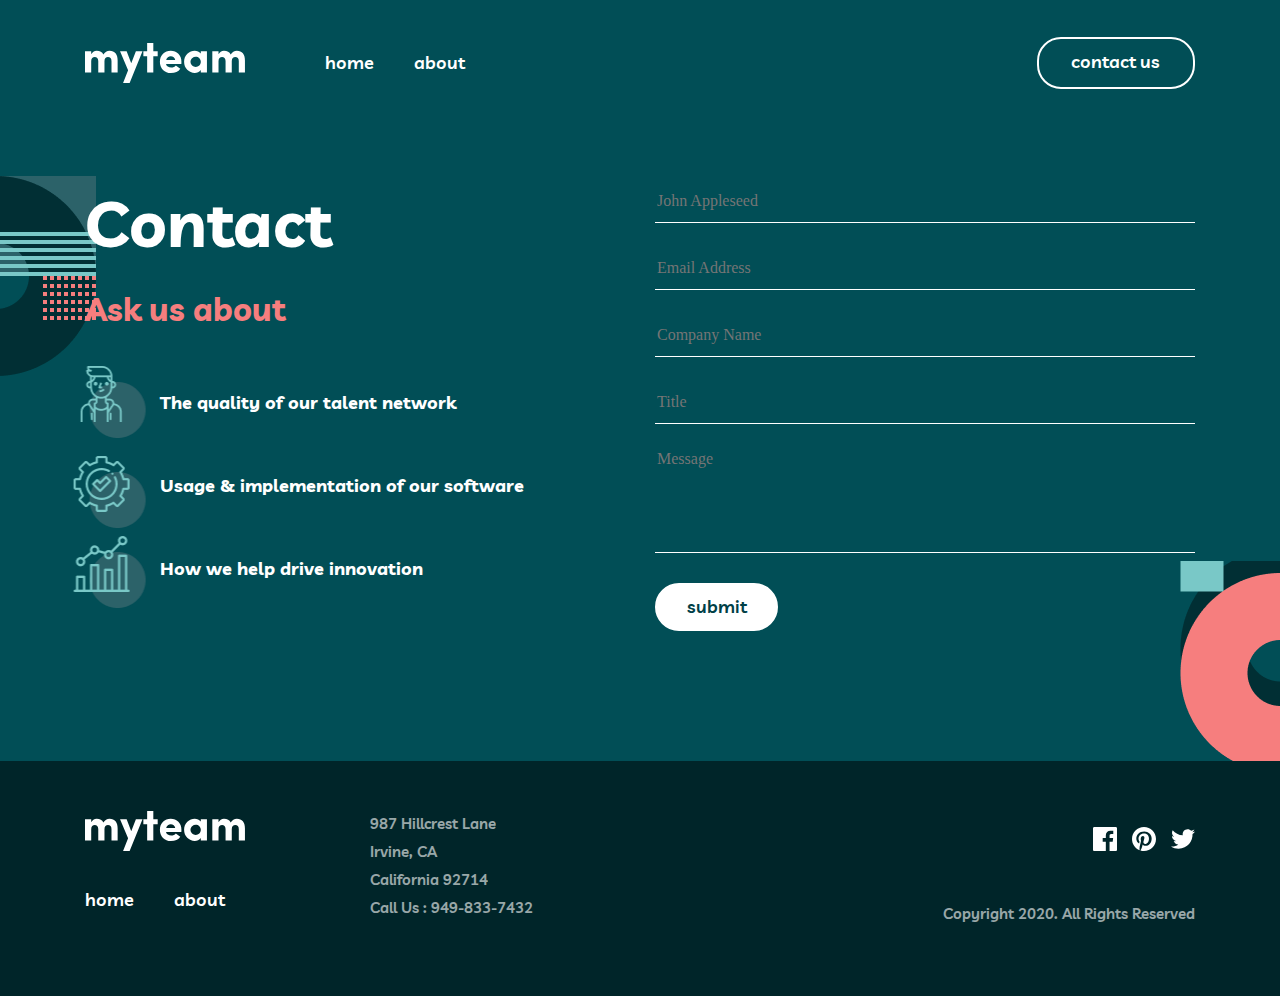
<file: contact.html>
<!DOCTYPE html>
<html lang="en">

<head>
  <meta charset="UTF-8">
  <meta http-equiv="X-UA-Compatible" content="IE=edge">
  <meta name="viewport" content="width=device-width, initial-scale=1.0">
  <link rel="stylesheet" href="./contact/normolize.css">
  <!-- <link rel="stylesheet" href="./contact/contact.css"> -->
  <link rel="stylesheet" href="./contact/contact.min.css">
  <title>Contact</title>
</head>

<body>

  <header>
    <div class="container">
      <div class="header">
        <a href="./index.html" class="logo-img"><img src="img/myteam.svg" alt="myteam"></a>
        <nav class="navbr">
          <ul class="header__element">
            <li class="header__item"><a href="./index.html" class="header__link">home</a></li>
            <li class="header__item"><a href="./about.html" class="header__link">about</a></li>
          </ul>
        </nav>

        <a href="./contact.html" class="link__contact">contact us</a>

        <button class="menu"><img src="img/meny.png" alt="meny" width="22" height="17"></button>

      </div>
    </div>
  </header>

  <main>
    <section class="hero">
      <div class="container">
        <div class="hero__div">
          <div class="hero__div-2">
            <h1 class="hero__heading">
              Contact
              <span class="hero__title">
                Ask us about
              </span>
              </h1>

              <ul class="hero__list">
                <li class="hero__item">
                  <p class="hero__text">The quality of our talent network</p>
                </li>
                <li class="hero__item">
                  <p class="hero__text">Usage & implementation of our software</p>
                </li>
                <li class="hero__item d">
                  <p class="hero__text">How we help drive innovation</p>
                </li>
              </ul>

          </div>

          <div class="hero__form">
            <form autocomplete="off" action="https://echo.htmlacademy.ru/" class="hero__form2">
              <label class="hero__label">
                <input class="hero__input" type="text" name="user_name" required placeholder="John Appleseed" >
              </label>

              <label class="hero__label">
                <input class="hero__input" type="email" name="user_email" required placeholder="Email Address" >
              </label>

              <label class="hero__label">
                <input class="hero__input" type="text" name="user_company" required placeholder="Company Name" >
              </label>

              <label class="hero__label">
                <input  class="hero__input" type="text" name="user_title" required placeholder="Title" >
              </label>
               <label class="hero__label">
                <textarea   class="hero__textaria" type="text" name="massege" placeholder="Message"></textarea>
              </label>

              <button type="submit" class="hero__button" >submit</button>





            </form>

          </div>
        </div>
      </div>
    </section>
  </main>


  <footer>
    <div class="container">
      <div class="footer">
        <div class="footer__2">
          <a href="#" class="footer__logo"><img src="img/myteam.svg" alt="myteam" width="160px" height="40"></a>
          <ul class="footer__page">
            <li class="page__item"><a href="./index.html" class="page__link">home</a></li>
            <li class="page-item"><a href="./about.html" class="page__link">about</a></li>
          </ul>

          <ul class=" lov">
            <li class="kov" >
              <a href="https://facebook.com">
              <svg class="facebook" width="24" height="24" viewBox="0 0 24 24" fill="none" xmlns="http://www.w3.org/2000/svg">
                <path d="M22.675 0H1.325C0.593 0 0 0.593 0 1.325V22.676C0 23.407 0.593 24 1.325 24H12.82V14.706H9.692V11.084H12.82V8.413C12.82 5.313 14.713 3.625 17.479 3.625C18.804 3.625 19.942 3.724 20.274 3.768V7.008L18.356 7.009C16.852 7.009 16.561 7.724 16.561 8.772V11.085H20.148L19.681 14.707H16.561V24H22.677C23.407 24 24 23.407 24 22.675V1.325C24 0.593 23.407 0 22.675 0Z" fill="white"/>
                </svg>
                </a>
          </li>
            <li class="kov">
              <a href="#">
                <svg class="path" width="24" height="24" viewBox="0 0 24 24" fill="none" xmlns="http://www.w3.org/2000/svg">
                  <path  d="M12 0C5.373 0 0 5.372 0 12C0 17.084 3.163 21.426 7.627 23.174C7.522 22.225 7.427 20.769 7.669 19.733C7.887 18.796 9.076 13.768 9.076 13.768C9.076 13.768 8.717 13.049 8.717 11.986C8.717 10.318 9.684 9.072 10.888 9.072C11.911 9.072 12.406 9.841 12.406 10.762C12.406 11.791 11.751 13.33 11.412 14.757C11.129 15.951 12.011 16.926 13.189 16.926C15.322 16.926 16.961 14.677 16.961 11.431C16.961 8.558 14.897 6.549 11.949 6.549C8.535 6.549 6.531 9.11 6.531 11.756C6.531 12.787 6.928 13.894 7.424 14.494C7.522 14.613 7.536 14.718 7.507 14.839L7.174 16.199C7.121 16.419 7 16.466 6.772 16.36C5.273 15.662 4.336 13.471 4.336 11.711C4.336 7.926 7.086 4.449 12.265 4.449C16.428 4.449 19.663 7.416 19.663 11.38C19.663 15.516 17.056 18.844 13.436 18.844C12.22 18.844 11.077 18.213 10.686 17.466L9.938 20.319C9.667 21.362 8.936 22.669 8.446 23.465C9.57 23.812 10.763 24 12 24C18.627 24 24 18.627 24 12C24 5.372 18.627 0 12 0Z" fill="white"/>
                  </svg>
                </a>
          </li>
            <li class="kov">
              <a href="https://twitter.com">
                <svg class="twitter" width="24" height="20" viewBox="0 0 24 20" fill="none" xmlns="http://www.w3.org/2000/svg">
                  <path  d="M24 2.55699C23.117 2.94899 22.168 3.21299 21.172 3.33199C22.189 2.72299 22.97 1.75799 23.337 0.607986C22.386 1.17199 21.332 1.58199 20.21 1.80299C19.313 0.845986 18.032 0.247986 16.616 0.247986C13.437 0.247986 11.101 3.21399 11.819 6.29299C7.728 6.08799 4.1 4.12799 1.671 1.14899C0.381 3.36199 1.002 6.25699 3.194 7.72299C2.388 7.69699 1.628 7.47599 0.965 7.10699C0.911 9.38799 2.546 11.522 4.914 11.997C4.221 12.185 3.462 12.229 2.69 12.081C3.316 14.037 5.134 15.46 7.29 15.5C5.22 17.123 2.612 17.848 0 17.54C2.179 18.937 4.768 19.752 7.548 19.752C16.69 19.752 21.855 12.031 21.543 5.10599C22.505 4.41099 23.34 3.54399 24 2.55699Z" fill="white"/>
                  </svg>
                  </a>
                  </li>
          </ul>

          
        </div>

        <ul class="footer__element">
          <li class="footer__item"><a class="footer__link" href="#">987  Hillcrest Lane</a></li>
          <li class="footer__item"><a class="footer__link" href="#">Irvine, CA</a></li>
          <li class="footer__item"><a class="footer__link" href="#">California 92714</a></li>
          <li class="footer-item"><a class="footer__link" href="tel:949-833-7432">Call Us : 949-833-7432</a></li>
        </ul>

        <div class="footer__div">
          <ul class="linkk__element">
            <li class="link__item">
              <a href="https://facebook.com">
              <svg class="facebook" width="24" height="24" viewBox="0 0 24 24" fill="none" xmlns="http://www.w3.org/2000/svg">
                <path d="M22.675 0H1.325C0.593 0 0 0.593 0 1.325V22.676C0 23.407 0.593 24 1.325 24H12.82V14.706H9.692V11.084H12.82V8.413C12.82 5.313 14.713 3.625 17.479 3.625C18.804 3.625 19.942 3.724 20.274 3.768V7.008L18.356 7.009C16.852 7.009 16.561 7.724 16.561 8.772V11.085H20.148L19.681 14.707H16.561V24H22.677C23.407 24 24 23.407 24 22.675V1.325C24 0.593 23.407 0 22.675 0Z" fill="white"/>
                </svg>
                </a>
          </li>
            <li class="link__item">
              <a href="#">
                <svg class="path" width="24" height="24" viewBox="0 0 24 24" fill="none" xmlns="http://www.w3.org/2000/svg">
                  <path  d="M12 0C5.373 0 0 5.372 0 12C0 17.084 3.163 21.426 7.627 23.174C7.522 22.225 7.427 20.769 7.669 19.733C7.887 18.796 9.076 13.768 9.076 13.768C9.076 13.768 8.717 13.049 8.717 11.986C8.717 10.318 9.684 9.072 10.888 9.072C11.911 9.072 12.406 9.841 12.406 10.762C12.406 11.791 11.751 13.33 11.412 14.757C11.129 15.951 12.011 16.926 13.189 16.926C15.322 16.926 16.961 14.677 16.961 11.431C16.961 8.558 14.897 6.549 11.949 6.549C8.535 6.549 6.531 9.11 6.531 11.756C6.531 12.787 6.928 13.894 7.424 14.494C7.522 14.613 7.536 14.718 7.507 14.839L7.174 16.199C7.121 16.419 7 16.466 6.772 16.36C5.273 15.662 4.336 13.471 4.336 11.711C4.336 7.926 7.086 4.449 12.265 4.449C16.428 4.449 19.663 7.416 19.663 11.38C19.663 15.516 17.056 18.844 13.436 18.844C12.22 18.844 11.077 18.213 10.686 17.466L9.938 20.319C9.667 21.362 8.936 22.669 8.446 23.465C9.57 23.812 10.763 24 12 24C18.627 24 24 18.627 24 12C24 5.372 18.627 0 12 0Z" fill="white"/>
                  </svg>
                </a>
          </li>
            <li class="link__item">
              <a href="https://twitter.com">
                <svg class="twitter" width="24" height="20" viewBox="0 0 24 20" fill="none" xmlns="http://www.w3.org/2000/svg">
                  <path  d="M24 2.55699C23.117 2.94899 22.168 3.21299 21.172 3.33199C22.189 2.72299 22.97 1.75799 23.337 0.607986C22.386 1.17199 21.332 1.58199 20.21 1.80299C19.313 0.845986 18.032 0.247986 16.616 0.247986C13.437 0.247986 11.101 3.21399 11.819 6.29299C7.728 6.08799 4.1 4.12799 1.671 1.14899C0.381 3.36199 1.002 6.25699 3.194 7.72299C2.388 7.69699 1.628 7.47599 0.965 7.10699C0.911 9.38799 2.546 11.522 4.914 11.997C4.221 12.185 3.462 12.229 2.69 12.081C3.316 14.037 5.134 15.46 7.29 15.5C5.22 17.123 2.612 17.848 0 17.54C2.179 18.937 4.768 19.752 7.548 19.752C16.69 19.752 21.855 12.031 21.543 5.10599C22.505 4.41099 23.34 3.54399 24 2.55699Z" fill="white"/>
                  </svg>
                  </a>
                  </li>
          </ul>
          <ul class="fae">
            <li class="tae"><a class="footer__link" href="#">987  Hillcrest Lane</a></li>
            <li class="tae"><a class="footer__link" href="#">Irvine, CA</a></li>
            <li class="tae"><a class="footer__link" href="#">California 92714</a></li>
            <li class="tae"><a class="footer__link" href="tel:949-833-7432">Call Us : 949-833-7432</a></li>
          </ul>
          <ul class="linkk__element aaa">
            <li class="link__item">
              <a href="https://facebook.com">
              <svg class="facebook" width="24" height="24" viewBox="0 0 24 24" fill="none" xmlns="http://www.w3.org/2000/svg">
                <path d="M22.675 0H1.325C0.593 0 0 0.593 0 1.325V22.676C0 23.407 0.593 24 1.325 24H12.82V14.706H9.692V11.084H12.82V8.413C12.82 5.313 14.713 3.625 17.479 3.625C18.804 3.625 19.942 3.724 20.274 3.768V7.008L18.356 7.009C16.852 7.009 16.561 7.724 16.561 8.772V11.085H20.148L19.681 14.707H16.561V24H22.677C23.407 24 24 23.407 24 22.675V1.325C24 0.593 23.407 0 22.675 0Z" fill="white"/>
                </svg>
                </a>
          </li>
            <li class="link__item">
              <a href="#">
                <svg class="path" width="24" height="24" viewBox="0 0 24 24" fill="none" xmlns="http://www.w3.org/2000/svg">
                  <path  d="M12 0C5.373 0 0 5.372 0 12C0 17.084 3.163 21.426 7.627 23.174C7.522 22.225 7.427 20.769 7.669 19.733C7.887 18.796 9.076 13.768 9.076 13.768C9.076 13.768 8.717 13.049 8.717 11.986C8.717 10.318 9.684 9.072 10.888 9.072C11.911 9.072 12.406 9.841 12.406 10.762C12.406 11.791 11.751 13.33 11.412 14.757C11.129 15.951 12.011 16.926 13.189 16.926C15.322 16.926 16.961 14.677 16.961 11.431C16.961 8.558 14.897 6.549 11.949 6.549C8.535 6.549 6.531 9.11 6.531 11.756C6.531 12.787 6.928 13.894 7.424 14.494C7.522 14.613 7.536 14.718 7.507 14.839L7.174 16.199C7.121 16.419 7 16.466 6.772 16.36C5.273 15.662 4.336 13.471 4.336 11.711C4.336 7.926 7.086 4.449 12.265 4.449C16.428 4.449 19.663 7.416 19.663 11.38C19.663 15.516 17.056 18.844 13.436 18.844C12.22 18.844 11.077 18.213 10.686 17.466L9.938 20.319C9.667 21.362 8.936 22.669 8.446 23.465C9.57 23.812 10.763 24 12 24C18.627 24 24 18.627 24 12C24 5.372 18.627 0 12 0Z" fill="white"/>
                  </svg>
                </a>
          </li>
            <li class="link__item">
              <a href="https://twitter.com">
                <svg class="twitter" width="24" height="20" viewBox="0 0 24 20" fill="none" xmlns="http://www.w3.org/2000/svg">
                  <path  d="M24 2.55699C23.117 2.94899 22.168 3.21299 21.172 3.33199C22.189 2.72299 22.97 1.75799 23.337 0.607986C22.386 1.17199 21.332 1.58199 20.21 1.80299C19.313 0.845986 18.032 0.247986 16.616 0.247986C13.437 0.247986 11.101 3.21399 11.819 6.29299C7.728 6.08799 4.1 4.12799 1.671 1.14899C0.381 3.36199 1.002 6.25699 3.194 7.72299C2.388 7.69699 1.628 7.47599 0.965 7.10699C0.911 9.38799 2.546 11.522 4.914 11.997C4.221 12.185 3.462 12.229 2.69 12.081C3.316 14.037 5.134 15.46 7.29 15.5C5.22 17.123 2.612 17.848 0 17.54C2.179 18.937 4.768 19.752 7.548 19.752C16.69 19.752 21.855 12.031 21.543 5.10599C22.505 4.41099 23.34 3.54399 24 2.55699Z" fill="white"/>
                  </svg>
                  </a>
                  </li>
          </ul>

          <p class="footerr__text">
            Copyright 2020. All Rights Reserved 
          </p>
        </div>

      </div>
    </div>
  </footer>


</body>

</html>
</file>
<file: style/main.css>
/* livvic-500 - latin */
@font-face {
  font-family: 'Livvic';
  font-style: normal;
  font-weight: 500;
  src: url('../fonts/livvic-v13-latin-500.eot'); /* IE9 Compat Modes */
  src: local(''),
       url('../fonts/livvic-v13-latin-500.eot?#iefix') format('embedded-opentype'), /* IE6-IE8 */
       url('../fonts/livvic-v13-latin-500.woff2') format('woff2'), /* Super Modern Browsers */
       url('../fonts/livvic-v13-latin-500.woff') format('woff'), /* Modern Browsers */
       url('../fonts/livvic-v13-latin-500.ttf') format('truetype'), /* Safari, Android, iOS */
       url('../fonts/livvic-v13-latin-500.svg#Livvic') format('svg'); /* Legacy iOS */
}
/* livvic-600 - latin */
@font-face {
  font-family: 'Livvic';
  font-style: normal;
  font-weight: 600;
  src: url('../fonts/livvic-v13-latin-600.eot'); /* IE9 Compat Modes */
  src: local(''),
       url('../fonts/livvic-v13-latin-600.eot?#iefix') format('embedded-opentype'), /* IE6-IE8 */
       url('../fonts/livvic-v13-latin-600.woff2') format('woff2'), /* Super Modern Browsers */
       url('../fonts/livvic-v13-latin-600.woff') format('woff'), /* Modern Browsers */
       url('../fonts/livvic-v13-latin-600.ttf') format('truetype'), /* Safari, Android, iOS */
       url('../fonts/livvic-v13-latin-600.svg#Livvic') format('svg'); /* Legacy iOS */
}
/* livvic-700 - latin */
@font-face {
  font-family: 'Livvic';
  font-style: normal;
  font-weight: 700;
  src: url('../fonts/livvic-v13-latin-700.eot'); /* IE9 Compat Modes */
  src: local(''),
       url('../fonts/livvic-v13-latin-700.eot?#iefix') format('embedded-opentype'), /* IE6-IE8 */
       url('../fonts/livvic-v13-latin-700.woff2') format('woff2'), /* Super Modern Browsers */
       url('../fonts/livvic-v13-latin-700.woff') format('woff'), /* Modern Browsers */
       url('../fonts/livvic-v13-latin-700.ttf') format('truetype'), /* Safari, Android, iOS */
       url('../fonts/livvic-v13-latin-700.svg#Livvic') format('svg'); /* Legacy iOS */
}
*{
  box-sizing: border-box;
}
img{
  vertical-align: middle;
}
.container{
  max-width: 1158px;
  padding-left: 24px;
  padding-right: 24px;
  margin: 0 auto;
}

.visually-hidden {
  position: absolute;
  width: 1px;
  height: 1px;
  margin: -1px;
  padding: 0;
  overflow: hidden;
  border: 0;
  clip: rect(0 0 0 0);
}

header{
  background: #014E56;

}

.header {
  padding-top: 33px;
  padding-bottom: 33px;
  display: flex;
  align-items: center;

}


.header__element{
  list-style: none;
min-width: 140px;
padding: 0;
  margin-left: 80px;
  display: flex;
  align-items: center;
  justify-content: space-between;

}


.header__link{
  text-decoration: none;
  font-family: 'Livvic';
  font-style: normal;
  font-weight: 600;
  font-size: 18px;
  line-height: 28px;
  color: #FFFFFF;
}

.header__link:hover{
  color: #F67E7E;
}



.link__contact{
  margin-left: auto;
  font-family: 'Livvic';
  font-style: normal;
  font-weight: 600;
  font-size: 18px;
  line-height: 28px;
  text-decoration: none;
  border: 2px solid #FFFFFF;
  border-radius: 24px;
  color: #FFFFFF;
  padding: 9px 33px 11px 32px;

}

.link__contact:hover{
  color: #002529;
background: #FFFFFF;
border: 2px solid #FFFFFF;
border-radius: 24px;

}

.menu {
  display: none;
}


.section__1{
  background: #014E56;
  position: relative;
  z-index: 11111111;

}



  .hero{
  background-image: url(../img/group.png);
  background-size: 358px 200px;
  background-position: 750px 410px;
  background-repeat: no-repeat;
  padding-top: 50px;
  padding-bottom: 110px;
  display: flex;
  align-items:center;
  justify-content: space-between;
  }  

.hero::before{
  background-image: url(../img/Group\ 8\ \(2\).png);
  background-repeat: no-repeat;
  background-position:-100px ;
  content: "";
  left: 0px;
  width: 200px;
  height: 200px;
  position: absolute;
  z-index: -11;
}

.hero__title{
  max-width: 635px;

  font-family: 'Livvic';
  font-style: normal;
  font-weight: 700;
  font-size: 100px;
  line-height: 100px;
  /* or 100% */
  
  
  color: #FFFFFF;
}

.hero__line{
color: #F67E7E;

}

.hero__text{
  font-family: 'Livvic';
  padding-top: 80px;
font-style: normal;
font-weight: 600;
font-size: 18px;
line-height: 28px;
/* or 156% */
max-width: 429px;

color: #FFFFFF;

}

.hero__text::before{
  top: 160px;
  background: #79C8C7;
  min-width: 50px;
  height: 4px;
  content: "";
  position: absolute;
}
  



.section__2{
  background: #012F34;
  background-image: url(../img/Groupa.png);
  background-repeat: no-repeat;
  background-position: right bottom;

}


.inner{

  padding-top: 145px;
  padding-bottom: 50px;
display: flex;
align-items: flex-start;
justify-content: space-between;

}






.inner__title{
margin-top:50px;
  max-width: 445px;
  font-family: 'Livvic';
  font-style: normal;
  font-weight: 700;
  font-size: 48px;
  line-height: 48px;
  /* or 100% */
  
  
  color: #FFFFFF;
}

.inner__title::before{
  width: 50px;
  height: 4px;
  top:790px;
  background: #F67E7E;
  content: "";
  position: absolute;

}

.inner__element{
padding: 0;
list-style: none;

}


.inner__item{
  padding-top: 20px;
  margin-top: 2px;
max-width: 445px;
width: 100%;
}


.inner__item:nth-child(1)::before{
  background-image: url(../img/Groupman.png);
  background-repeat: no-repeat;
  width: 72px;
  height: 72px;
  position: absolute;
  transform: translate(-125%);
  content: "";
  -webkit-transform: translate(-125%);
  -moz-transform: translate(-125%);
  -ms-transform: translate(-125%);
  -o-transform: translate(-125%);
}

.inner__item:nth-child(2)::before{
  background-image: url(../img/Groupoption.png);
  background-repeat: no-repeat;
  width: 72px;
  height: 72px;
  position: absolute;
  transform: translate(-125%);
  content: "";
  -webkit-transform: translate(-125%);
  -moz-transform: translate(-125%);
  -ms-transform: translate(-125%);
  -o-transform: translate(-125%);
}
.inner__item:nth-child(3)::before{
  background-image: url(../img/Groupsitatic.png);
  background-repeat: no-repeat;
  width: 72px;
  height: 72px;
  transform: translate(-125%);
  position: absolute;
  content: "";
  -webkit-transform: translate(-125%);
  -moz-transform: translate(-125%);
  -ms-transform: translate(-125%);
  -o-transform: translate(-125%);
}


.item__text{
  margin-bottom: 10px;
  font-family: 'Livvic';
  font-style: normal;
  font-weight: 700;
  font-size: 18px;
  line-height: 28px;
  /* identical to box height, or 156% */
  color: #F67E7E;
}

.item__text-2{
  margin-top: 0;
  font-family: 'Livvic';
font-style: normal;
font-weight: 600;
font-size: 15px;
line-height: 25px;
color: #FFFFFF;
mix-blend-mode: normal;
opacity: 0.8;
}

.section__3{
  background: #004047;
  position: relative;
  z-index: 11;

}



.intro{
padding-top: 140px;
padding-bottom: 50px;
}

.intro::before{
  background-image: url(../img/Groupintrobefor.png);
  position: absolute;
  top: 0;
  background-repeat: no-repeat;
  width: 147px;
  height: 100px;
  left: 0px;
  content: "";
}

.intro::after{
  right: 0px;
  bottom: 0px;
  background-image: url(../img/introafter.png);
position: absolute;
background-repeat: no-repeat;
width: 200px;
height: 100px;
content: "";

}


.intro__title{
  margin: auto;
  margin-bottom: 92px;
  max-width: 932px;
  text-align: center;
  font-family: 'Livvic';
  font-style: normal;
  font-weight: 700;
  font-size: 48px;
  line-height: 48px;
  /* or 100% */
  color: #FFFFFF;
  
}

.title-line{
  color: #79C8C7;
}

.intro__elemnent{
margin: 0;
padding: 0;
list-style: none;
display: flex;
align-items: center;
justify-content: space-between;
}

.intro__item{
  text-align: center;
max-width: 350px;
}

.intro__item::before {
  display: block;
  margin: 0 auto;
  margin-bottom: -20px;
  width: 67px;
  height: 56px;
  background-image: url("../img/copy.png");
  content: "";
}

  
.quote{
  margin: 0px 0px 20px;
font-family: 'Livvic';
font-style: normal;
font-weight: 600;
font-size: 15px;
line-height: 25px;
/* or 167% */
text-align: center;

color: #FFFFFF;

}

.intro__name{
  margin-bottom: 0;
  font-family: 'Livvic';
  font-style: normal;
  font-weight: 700;
  font-size: 18px;
  line-height: 28px;
  /* identical to box height, or 156% */
  
  text-align: center;
  
  color: #79C8C7;
  
}

.intro__text{ 
  margin-top: 5px;
  font-family: 'Livvic';
  font-style: italic;
  font-weight: 500;
  font-size: 13px;
  line-height: 18px;
  /* identical to box height, or 138% */
  text-align: center;
  color: #FFFFFF;
  
}

.intro-img{
  margin-top: 32px;
  width: 62px;
  height: 62px;
}

.sectiom__4{
  background: #F67E7E;
position: relative;
z-index: 111111111111;
}



.aside{

  padding-top: 85px;
  padding-bottom: 85px;
display: flex;
align-items: flex-start;
justify-content: space-around;
}

.aside::before{
  background-image: url(../img/Group\ 8\ \(3\).png);
  background-repeat: no-repeat;
  width: 200px;
  height: 244px;
  left: 0px;
  bottom: 0px;
  position: absolute;
  z-index: -11;

  content: "";

  background-position:-0px  130px;

}


.aside__title{
  margin: 0;
  font-family: 'Livvic';
font-style: normal;
font-weight: 700;
font-size: 48px;
line-height: 48px;
/* identical to box height, or 100% */
color: #012F34;

max-width: 504px;
}

.aside__link{
  text-decoration: none;
  padding: 9px 33px 11px 32px;
  font-family: 'Livvic';
  font-style: normal;
  font-weight: 600;
  font-size: 18px;
  line-height: 28px;
  /* identical to box height, or 156% */
  border: 2px solid #012F34;
border-radius: 24px;
  color: #012F34;
  
}

.aside__link:hover{
  background: #012F34;
border: 2px solid #012F34;
border-radius: 24px;
color: #FFFFFF;
}

footer{
  background: #002529;
}

.footer{
  padding-top: 50px;
  padding-bottom: 55px;
  display: flex;
  align-items: flex-start;
}

.footer__page{
  margin-top: 35px;
  margin-bottom: 0;
  display: flex;
  align-items: center;
  justify-content: space-between;
  width: 140px;
  padding: 0;
  list-style: none;

}


.page__link{
  text-decoration: none;
  font-family: 'Livvic';
font-style: normal;
font-weight: 600;
font-size: 18px;
line-height: 28px;
color: #FFFFFF;

}

.page__link:hover{
  color: #F67E7E;
}

.footer__element{
  margin-top: 0;
  margin-left: 125px;
padding: 0;
list-style: none;
}

.footer__item{
margin-bottom: 3px;
}

.fae{
  margin-top: 0;
  margin-left: 125px;
padding: 0;
list-style: none;

}

.tae{

}

.footer__link{
  text-decoration: none;
  font-family: 'Livvic';
font-style: normal;
font-weight: 600;
font-size: 15px;
line-height: 25px;
color: #FFFFFF;
mix-blend-mode: normal;
opacity: 0.6;
}


.footer__div{
margin-left: auto;
}

.linkk__element{
justify-content: flex-end;
  padding: 0;
  margin-bottom: 45px;
display: flex;
list-style: none;
align-items: center;
}

.link__item{
  margin-left: 15px;
}

.lov{
  display: none;
}

.footerr__text{
  font-family: 'Livvic';
  font-style: normal;
  font-weight: 600;
  font-size: 15px;
  line-height: 25px;
  color: #FFFFFF;
  mix-blend-mode: normal;
  opacity: 0.6;
}

.facebook:hover path{
  fill: #F67E7E;

}

.path:hover path{
  fill: #F67E7E;

}
.twitter:hover path{
  fill: #F67E7E;

}
.fae{
  display: none;
}
@media only screen and (max-width: 525px){

  .header__element{
    display: none;
  }
  .menu{
    margin-left: auto;
    display: flex;

  }

  .link__contact{
    display: none;
  }

}
@media only screen and (max-width: 585px){
  .header__element{
    margin-left: 20px;
  }

}

@media only screen and (max-width: 552px){
  
}

@media only screen and (max-width: 709px){
  .aside{
    flex-direction: column;
  }



  .aside__title{
    text-align: center;
    margin: 0 auto;
  }

  .aside__link{
    margin: 0 auto;
    margin-top: 24px;
  }

}
@media only screen and (min-width: 497px){
.aaaaa{
  display: none;
}

}

@media only screen and (max-width: 497px){
.aaaaa{

  display: block;
  padding-left: 0;
  text-align: center;
  width: 124px;
  margin: 0 auto;
  margin-top: 40px;  
  display: flex;
  align-items: center;
  justify-content: space-between;
  list-style: none;
}

  .linkk__element{
    display: block;
  }

  .link__item{
    display: block;
  }

  .footer{
    flex-direction: column;
  }
  .footer__2{
    margin: 0 auto;
  }
  .footer__div{
  margin: 0 auto;
  }
  .fae{
    text-align: center;
    justify-content: center;
    margin: 0 auto;
  }

  .kov{
    display: none;
  }


  
}

@media only screen and (min-width: 1003px){

}

@media only screen and (max-width: 1003px){
  
  .fae{
    display: block;
       text-align: end;
 
  }

  .tae{
  }
  .footerr__text{
    margin-top: 30px;
    text-align: end;
  }

  .lov{
    margin: 0;
    padding-left: 0;
    margin-top: 33px;
    width: 104px;
    display: flex;
    align-items: center;
    justify-content:space-between;
    list-style: none;
  }
  .kov{
    padding: 0;
    margin-left: 0px;
    margin-right:35px;
  }

  .linkk__element{
    display: none;
  }

  .footer__element{
    display: none;
  }

  .intro__title{
    font-size: 32px;
line-height: 32px;
  }
  .hero::after{
    width: 100%;
    height: 100%;
    max-width: 328px;
    max-height: 200px;
    bottom: 0px;
    background-position:0px 100px;

    background-image: url(../img/Group\ 4\ \(1\).png);
    background-repeat: no-repeat;
    content: "";
    position: absolute;

  }

  .hero__title{
    margin-bottom: 0;
    text-align: center;
font-size: 64px;
line-height: 56px;
  }

  .hero__text{
    margin-top: 0;
    padding-top: 10px;
    text-align: center;
    max-width: 457px;
    font-size: 15px;
    line-height: 28px;
    
  }
  .hero{
    background-image: none;
    padding-bottom: 200px;
    flex-direction: column;
  }

  .inner__title{
    margin-bottom: 0;
    max-width: 445px;
    font-size: 32px;
line-height: 32px;
  }
  
  .hero__text::before{
    display: none;
  }

  .inner__title::before{
    top: 750px;
  }

  .inner{
    margin-left: auto;
    flex-direction: column;
  }

  .section__2{
    background-position: top right;
  }
  .inner__element{
    margin-left: 100px;
  }
  .inner__item{
  
   
  }

  .intro__elemnent{
    flex-direction: column;
  }

  .intro__item{
    max-width: 573px;
    margin-top: 80px;
  }

  /* .intro::after{
    top: 2680px;
  } */

  .intro__title{
    margin-bottom: 0;
  }

  .intro-img{
    margin-top: 0;
  }

  
  


}

@media only screen and (max-width: 497px){
  .fae{
    display: inline;
    text-align: center;
  }

  .footerr__text{
    margin-top: 10px;
  }
}

@media only screen and (max-width: 497px){
.hero::after{
  max-width: 358px;
  max-height: 200px;
  width: 100%;
  height: 100%;
}
}

@media only screen and (max-width: 425px){
  .aside{
    padding-bottom: 100px;
  }

    .hero::after{
      width: 100%;
      height: 100%;
      max-width: 308px;
      max-height: 200px;
      bottom: 0px;
      background-position:0px 100px;
  
      background-image: url(../img/Group\ 4\ \(1\).png);
      background-repeat: no-repeat;
      content: "";
      position: absolute;
  
  
  }

  .inner__title{
    font-size: 32px;
line-height: 32px;
margin: 20px;
  }

  .hero__title{
    width: 100%;
    max-width: 280px;
    font-size: 40px;
    line-height: 40px;  }

  .hero__text{
    font-size: 15px;
line-height: 28px;
  }
  

  .inner__element{
    position: relative;
  }

  .inner__item:nth-child(1)::before{
    background-image: url(../img/Groupman.png);
    background-repeat: no-repeat;
    width: 72px;
    height: 72px;
    top: 60px;
    position: absolute;
    transform: translate(-50%);
    content: "";
    -webkit-transform: translate(-50%);
    -moz-transform: translate(-50%);
    -ms-transform: translate(-50%);
    -o-transform: translate(-50%);
}
  
  .inner__item:nth-child(2)::before{
    background-image: url(../img/Groupoption.png);
    background-repeat: no-repeat;
    width: 72px;
    height: 72px;
    top: 310px;
    position: absolute;
    transform: translate(-50%);
    content: "";
    -webkit-transform: translate(-50%);
    -moz-transform: translate(-50%);
    -ms-transform: translate(-50%);
    -o-transform: translate(-50%);
}
  .inner__item:nth-child(3)::before{
    background-image: url(../img/Groupsitatic.png);
    background-repeat: no-repeat;
    width: 72px;
    height: 72px;
    top: 550px;
    transform: translate(-50%);
    position: absolute;
    content: "";
    -webkit-transform: translate(-50%);
    -moz-transform: translate(-50%);
    -ms-transform: translate(-50%);
    -o-transform: translate(-50%);
}
  
    .aside__title{
      font-size: 32px;
line-height: 32px;
    }
    .intro{
      margin-top: 0;
      padding-bottom: 200px;
    }


  .inner__title{
    margin-bottom: 10px;
    max-width: 240px;
  }
  .inner__item{
    margin-top: 100px;
  }

.inner__element{
  text-align: center;
  margin: 0 auto;
  flex-direction: column;
}

.intro__title{
  font-size: 32px;
line-height: 32px;
}
}
</file>
<file: about/about.css>
/* livvic-500 - latin */
@font-face {
  font-family: 'Livvic';
  font-style: normal;
  font-weight: 500;
  src: url('../fonts/livvic-v13-latin-500.eot'); /* IE9 Compat Modes */
  src: local(''),
       url('../fonts/livvic-v13-latin-500.eot?#iefix') format('embedded-opentype'), /* IE6-IE8 */
       url('../fonts/livvic-v13-latin-500.woff2') format('woff2'), /* Super Modern Browsers */
       url('../fonts/livvic-v13-latin-500.woff') format('woff'), /* Modern Browsers */
       url('../fonts/livvic-v13-latin-500.ttf') format('truetype'), /* Safari, Android, iOS */
       url('../fonts/livvic-v13-latin-500.svg#Livvic') format('svg'); /* Legacy iOS */
}
/* livvic-600 - latin */
@font-face {
  font-family: 'Livvic';
  font-style: normal;
  font-weight: 600;
  src: url('../fonts/livvic-v13-latin-600.eot'); /* IE9 Compat Modes */
  src: local(''),
       url('../fonts/livvic-v13-latin-600.eot?#iefix') format('embedded-opentype'), /* IE6-IE8 */
       url('../fonts/livvic-v13-latin-600.woff2') format('woff2'), /* Super Modern Browsers */
       url('../fonts/livvic-v13-latin-600.woff') format('woff'), /* Modern Browsers */
       url('../fonts/livvic-v13-latin-600.ttf') format('truetype'), /* Safari, Android, iOS */
       url('../fonts/livvic-v13-latin-600.svg#Livvic') format('svg'); /* Legacy iOS */
}
/* livvic-700 - latin */
@font-face {
  font-family: 'Livvic';
  font-style: normal;
  font-weight: 700;
  src: url('../fonts/livvic-v13-latin-700.eot'); /* IE9 Compat Modes */
  src: local(''),
       url('../fonts/livvic-v13-latin-700.eot?#iefix') format('embedded-opentype'), /* IE6-IE8 */
       url('../fonts/livvic-v13-latin-700.woff2') format('woff2'), /* Super Modern Browsers */
       url('../fonts/livvic-v13-latin-700.woff') format('woff'), /* Modern Browsers */
       url('../fonts/livvic-v13-latin-700.ttf') format('truetype'), /* Safari, Android, iOS */
       url('../fonts/livvic-v13-latin-700.svg#Livvic') format('svg'); /* Legacy iOS */
}
*{
  box-sizing: border-box;
}
img{
  vertical-align: middle;
}
.container{
  max-width: 1158px;
  padding-left: 24px;
  padding-right: 24px;
  margin: 0 auto;
}

body{
  font-family: 'Livvic' 'Arial' "san-serif";
  font-style: normal;
  font-weight: 700;
}

.visually-hidden {
  position: absolute;
  width: 1px;
  height: 1px;
  margin: -1px;
  padding: 0;
  overflow: hidden;
  border: 0;
  clip: rect(0 0 0 0);
}

header{
  background: #014E56;

}

.header {
  padding-top: 33px;
  padding-bottom: 33px;
  display: flex;
  align-items: center;

}


.header__element{
  list-style: none;
min-width: 140px;
padding: 0;
  margin-left: 80px;
  display: flex;
  align-items: center;
  justify-content: space-between;

}


.header__link{
  text-decoration: none;
  font-family: 'Livvic';
  font-style: normal;
  font-weight: 600;
  font-size: 18px;
  line-height: 28px;
  color: #FFFFFF;
}

.header__link:hover{
  color: #F67E7E;
}



.link__contact{
  margin-left: auto;
  font-family: 'Livvic';
  font-style: normal;
  font-weight: 600;
  font-size: 18px;
  line-height: 28px;
  text-decoration: none;
  border: 2px solid #FFFFFF;
  border-radius: 24px;
  color: #FFFFFF;
  padding: 9px 33px 11px 32px;

}

.link__contact:hover{
  color: #002529;
background: #FFFFFF;
border: 2px solid #FFFFFF;
border-radius: 24px;

}

.menu {
  display: none;
}

.menu {
  display: none;
}


.hero{
  background: #014E56;
position: relative;

}

.hero::before{
  right: -0px;
  width: 200px;
  height: 200px;
  background-image: url(../img/Group\ 8\ \(2\).png);
  background-repeat: no-repeat;
  bottom: 0px;
  background-position: 100px 0px;
  position: absolute;
  content: "";
}

.hero__div{
  position: relative;
  padding-top: 100px;
  padding-bottom: 120px;
  display: flex;
  justify-content: space-between;
  align-items: flex-start;
}


.hero__heading{
  margin-top: 0;
  font-family: 'Livvic';
font-style: normal;
font-weight: 700;
font-size: 64px;
line-height: 100px;
/* identical to box height, or 156% */


color: #FFFFFF;
}

.hero__text{
  position: relative;
  margin-top: 50px;
  margin-bottom: 0;
  max-width: 730px;
font-family: 'Livvic';
font-style: normal;
font-weight: 600;
font-size: 18px;
line-height: 28px;
color: #FFFFFF;

}
.hero__text::before{
  top: -40px;
  position: absolute;
  width: 50px;
  height: 4px;
  background: #F67E7E;
  content: "";
}


.inner{
  position: relative;

  background: #004047;
}

.inner__div{
padding-top: 180px;
padding-bottom: 50px;
}

.inner__div::before{
  background-image:url(../img/Group\ 8\ \(1\).png);
  background-repeat: no-repeat;
  top: 0px;
  left: 0px;
  position: absolute;
  content: "";
  width: 200px;
  height: 200px;
}

.inner__div::after{
  background-image:url(../img/Groupintrobefor.png);
  background-repeat: no-repeat;
  background-position: 80px 100px;
  right: 0px;
  bottom: 0px;
  position: absolute;
  content: "";
  width: 200px;
  height: 200px;

}

.inner__heading{
  text-align: center;
  margin-top: 0;
  margin-bottom: 60px;
  font-family: 'Livvic';
  font-style: normal;
  font-weight: 700;
  font-size: 48px;
  line-height: 48px;
  /* identical to box height, or 100% */

  
  color: #FFFFFF;
  
}

.inner__element{
  display: flex;
  justify-content: space-between;
  flex-wrap: wrap;
  list-style: none;
  padding-left: 0;
  margin: 0;

}

.inner__item{
  position: relative;
  margin: 0;

  margin-bottom: 75px;
  text-align: center;
  width: 330px;
  padding: 0;
  padding-top: 32px;
  padding-bottom: 56px;

  background: #012F34;
}

.child{
  padding: 0px 48px 0px;
}

.inner__sub-title{
  margin-bottom: 0;
  font-family: 'Livvic';
  font-style: normal;
  font-weight: 700;
  font-size: 18px;
  line-height: 28px;
  
  color: #79C8C7;
  
}

.inner__text{
  margin: 0;
  font-family: 'Livvic';
  font-style: italic;
  font-weight: 500;
  font-size: 15px;
  line-height: 25px;
  /* identical to box height, or 167% */
  
  
  color: #FFFFFF;
  
}

.child-text{
  margin-top: 10px;
  font-family: 'Livvic';
font-style: normal;
font-weight: 600;
font-size: 15px;
line-height: 25px;
/* or 167% */

text-align: center;

color: #FFFFFF;
}

.inner__button{
  position: absolute;
  top: 225px;
  transform: translate(-50%);
  cursor: pointer;
  border: none;
  border-radius: 50%;
  background: #F67E7E;
  transition: 0.3s;
}

.inner__button img{
  padding: 20px 15px 20px;
  transition: 0.3s;
  -webkit-transition: 0.3s;
  -moz-transition: 0.3s;
  -ms-transition: 0.3s;
  -o-transition: 0.3s;
}

.inner__button img:hover{
  transform: rotate(45deg);
  -webkit-transform: rotate(45deg);
  -moz-transform: rotate(45deg);
  -ms-transform: rotate(45deg);
  -o-transform: rotate(45deg);
}

.inner__button:hover{
  background: #79C8C7;
}


.inner__sub-list{
  width: 60px;
  list-style: none;
  padding: 0;
  display: flex;
  margin: 0 auto;
    margin-top: 20px;

  align-items: center;
  justify-content: space-between;

}



.inner__linn:hover path{
  fill: #F67E7E;

}
.inner__linn:hover path{
  fill: #F67E7E;
}

.child button{
  transform:translate(-50%);
  transition: 0.3s;
  background: #79C8C7;
  transform: rotate(45deg);
  -webkit-transform:translate(-50%);
  -moz-transform:translate(-50%);
  -ms-transform:translate(-50%);
  -o-transform:translate(-50%);
  -webkit-transition: 0.3s;
  -moz-transition: 0.3s;
  -ms-transition: 0.3s;
  -o-transition: 0.3s;
}

.ddd{
}

.child button:hover{
  background: #F67E7E;
}


.intro{
  background: #012F34;
  position: relative;
  z-index: 111111111;
}

.intro__div{
padding-top: 140px;
padding-bottom: 150px;
}

.intro__div::before{
background-image: url(../img/Group\ 8.png);
background-repeat: no-repeat;
width: 200px;
height: 200px;
left: 0px;
top: 0px;
position: absolute;
z-index: -1;
content: "";
}

.intro__heading{
  margin: 0;
  margin-bottom: 50px;
  font-family: 'Livvic';
font-style: normal;
font-weight: 700;
font-size: 48px;
line-height: 48px;
text-align: center;
color: #FFFFFF;
}

.intro__list{
  max-width: 1145px;
  display: flex;
  padding-left: 0;
  list-style: none;
  align-items: center;
  justify-content: space-between;
}

.intro__item{
}

.intro__imgg{
}

.aside{
  background: #F67E7E;
  background-image: url(../img/aaaaaaaaaaaaaaaaa.png);
  background-repeat: no-repeat;
  background-size: 200px 200px;
  
  background-position:-0px  120px;

}

.aside___div{

  padding-top: 90px;
  padding-bottom: 90px;
display: flex;
align-items: center;
justify-content: space-around;
}


.aside__heading{
  margin: 0;
  font-family: 'Livvic';
font-style: normal;
font-weight: 700;
font-size: 48px;
line-height: 48px;
/* identical to box height, or 100% */
color: #012F34;

max-width: 504px;
}

.aside__link{
  text-decoration: none;
  padding: 9px 33px 11px 32px;
  font-family: 'Livvic';
  font-style: normal;
  font-weight: 600;
  font-size: 18px;
  line-height: 28px;
  /* identical to box height, or 156% */
  border: 2px solid #012F34;
border-radius: 24px;
  color: #012F34;
  
}

.aside__link:hover{
  background: #012F34;
border: 2px solid #012F34;
border-radius: 24px;
color: #FFFFFF;
}

footer{
  background: #002529;
}

.footer{
  padding-top: 50px;
  padding-bottom: 55px;
  display: flex;
  align-items: flex-start;
}

.footer__page{
  margin-top: 35px;
  margin-bottom: 0;
  display: flex;
  align-items: center;
  justify-content: space-between;
  width: 140px;
  padding: 0;
  list-style: none;

}


.page__link{
  text-decoration: none;
  font-family: 'Livvic';
font-style: normal;
font-weight: 600;
font-size: 18px;
line-height: 28px;
color: #FFFFFF;

}

.page__link:hover{
  color: #F67E7E;
}

.footer__element{
  margin-top: 0;
  margin-left: 125px;
padding: 0;
list-style: none;
}

.footer__item{
margin-bottom: 3px;
}

.footer__link{
  text-decoration: none;
  font-family: 'Livvic';
font-style: normal;
font-weight: 600;
font-size: 15px;
line-height: 25px;
color: #FFFFFF;
mix-blend-mode: normal;
opacity: 0.6;
}


.footer__div{
margin-left: auto;
}

.linkk__element{
  padding: 0;
  margin-bottom: 45px;
display: flex;
list-style: none;
align-items: center;
justify-content: end;
}

.link__item{
  margin-left: 15px;
}

.footerr__text{
  font-family: 'Livvic';
  font-style: normal;
  font-weight: 600;
  font-size: 15px;
  line-height: 25px;
  color: #FFFFFF;
  mix-blend-mode: normal;
  opacity: 0.6;
}

.facebook:hover path{
  fill: #F67E7E;

}

.path:hover path{
  fill: #F67E7E;

}
.twitter:hover path{
  fill: #F67E7E;

}


@media only screen and (max-width: 1098px ){
  .inner__element{
    justify-content: space-around;
  }

}

@media only screen and (min-width: 988px){
  .aaa{
    display: none;
  }
.lov{
  display: none;
}
.fae{
  display: none;
}

}

@media only screen and (max-width: 988px){
  .hero__div{
    flex-direction: column;
  }
  .hero__heading{
    font-size: 64px;
line-height: 56px;
    margin: 0 auto;
    margin-bottom: 24px;
  }
  .hero__text{
    max-width: 457px;
    font-size: 15px;
line-height: 28px;
    text-align: center;
    margin: 0 auto;
  }
  .hero__text::before{
    display: none;
  }
  .inner__element{
    justify-content: center;
    justify-content: space-around;
  }

  .linkk__element{
    display: none;
  }

  .fae{
    margin-top: 0;
    padding-left: 0;
    text-align: end;
    display: block;
    list-style: none;
    margin-bottom: 45px;

  }

  .footer__element{
    display: none;
  }

  .lov{
    margin-top: 40px;
    padding-left: 0;
    display: flex;
    align-items: center;
    justify-content: space-between;
    list-style: none;
    width: 144px;
  }

}

@media only screen and (max-width: 909px){
  
.intro__list{
  margin: 0 auto;
  max-width: 768px;
}

.intro__item{
  margin-right: 30px;
  margin-left: 30px;
  margin-top: 40px;
}
}

@media only screen and (max-width: 900px){
.hero__div{
  padding-bottom: 210px;
}

.intro__list{
  justify-content: center;
  flex-wrap:wrap ;
}

.intro__div::before{
  background-position: 0px -100px;
}
}

@media only screen and (max-width: 768px){

  .inner__item{
    max-width: 280px;
    max-height: 253px;

  }


  .child{
    max-width: 280px;
    max-height: 253px;


  }

  
}


@media only screen and (max-width: 709px){

  .aside{
    background-position: left 210px;
  }
  .aside___div{
    justify-content: center;
    flex-direction: column;
  }

  .aside__heading{
    margin-bottom: 24px;
    text-align: center;
  }
}

@media only screen and (max-width: 650px){
  .inner__item{
    max-width: 320px;
  }

  .child{
    padding: 25px 24px 53px;
  }

}

@media only screen and (max-width: 585px){


  .header__element{
    margin-left: 20px;
  }

}

@media only screen and (max-width: 552px){
.aside{
  background-position: left 260px;
}
}


@media only screen and (max-width: 525px){
   .menu{
    margin-left: auto;
    display: flex;

  }
   .link__contact{
    display: none;
  }

  .header__element{
    display: none;
  }

}

@media only screen and (max-width: 520px){
  .inner__div::before{
    background-position: 0px -100px;

    
  }

  .inner__div{
    padding-top: 90px;
  }
}
@media only screen and (max-width: 517px){

  .intro__div{
    padding-bottom: 50px;
  }
  .intro__list{
    flex-direction: column;
  }

  .intro__item{
    margin: 0 auto;
    margin-top: 80px;
  }

}


@media only screen and (max-width: 465px){
  .footer{
    flex-direction: column;
    justify-content: center;
  }
  .footer__2{
    margin: 0  auto;
  }
  .aaa{
    width: 200px;
    text-align: center;
    justify-content: center;
    margin:  0 auto;
    display: flex;
    list-style: none;
  }

  .aaa li{
    margin: 40px 20px 0px;
  }

  .footer__page{
    margin-top: 24px;
    width: 157px;
  }

  .fae{
    justify-content: end;
    display: block;
    margin: 0 auto;
    text-align: center;

  }
  .tae{
  }
  .footer__div{
    margin: 0 auto;
    margin-top: 24px;
  }

  .lov{
    display: none;
  }



}

@media only screen and (max-width: 333px ){
  .aside{
  background-position: left 320px;

  }
}
</file>
<file: contact/contact.css>
@font-face {
  font-family: 'Livvic';
  font-style: normal;
  font-weight: 500;
  src: url('../fonts/livvic-v13-latin-500.eot'); /* IE9 Compat Modes */
  src:
       url('../fonts/livvic-v13-latin-500.eot?#iefix') format('embedded-opentype'), /* IE6-IE8 */
       url('../fonts/livvic-v13-latin-500.woff2') format('woff2'), /* Super Modern Browsers */
       url('../fonts/livvic-v13-latin-500.woff') format('woff'), /* Modern Browsers */
       url('../fonts/livvic-v13-latin-500.ttf') format('truetype'), /* Safari, Android, iOS */
       url('../fonts/livvic-v13-latin-500.svg#Livvic') format('svg'); /* Legacy iOS */
}

@font-face {
  font-family: 'Livvic';
  font-style: normal;
  font-weight: 600;
  src: url('../fonts/livvic-v13-latin-600.eot'); /* IE9 Compat Modes */
  src: 
       url('../fonts/livvic-v13-latin-600.eot?#iefix') format('embedded-opentype'), /* IE6-IE8 */
       url('../fonts/livvic-v13-latin-600.woff2') format('woff2'), /* Super Modern Browsers */
       url('../fonts/livvic-v13-latin-600.woff') format('woff'), /* Modern Browsers */
       url('../fonts/livvic-v13-latin-600.ttf') format('truetype'), /* Safari, Android, iOS */
       url('../fonts/livvic-v13-latin-600.svg#Livvic') format('svg'); /* Legacy iOS */
}

@font-face {
  font-family: 'Livvic';
  font-style: normal;
  font-weight: 700;
  src: url('../fonts/livvic-v13-latin-700.eot'); /* IE9 Compat Modes */
  src: 
       url('../fonts/livvic-v13-latin-700.eot?#iefix') format('embedded-opentype'), /* IE6-IE8 */
       url('../fonts/livvic-v13-latin-700.woff2') format('woff2'), /* Super Modern Browsers */
       url('../fonts/livvic-v13-latin-700.woff') format('woff'), /* Modern Browsers */
       url('../fonts/livvic-v13-latin-700.ttf') format('truetype'), /* Safari, Android, iOS */
       url('../fonts/livvic-v13-latin-700.svg#Livvic') format('svg'); /* Legacy iOS */
}
*{
  box-sizing: border-box;
}
img{
  vertical-align: middle;
}
.container{
  max-width: 1158px;
  padding-left: 24px;
  padding-right: 24px;
  margin: 0 auto;
}

.visually-hidden {
  position: absolute;
  width: 1px;
  height: 1px;
  margin: -1px;
  padding: 0;
  overflow: hidden;
  border: 0;
  clip: rect(0 0 0 0);
}

header{
  background: #014E56;

}

.header {
  padding-top: 33px;
  padding-bottom: 33px;
  display: flex;
  align-items: center;

}


.header__element{
  list-style: none;
min-width: 140px;
padding: 0;
  margin-left: 80px;
  display: flex;
  align-items: center;
  justify-content: space-between;

}


.header__link{
  text-decoration: none;
  font-family: 'Livvic';
  font-style: normal;
  font-weight: 600;
  font-size: 18px;
  line-height: 28px;
  color: #FFFFFF;
}

.header__link:hover{
  color: #F67E7E;
}



.link__contact{
  margin-left: auto;
  font-family: 'Livvic';
  font-style: normal;
  font-weight: 600;
  font-size: 18px;
  line-height: 28px;
  text-decoration: none;
  border: 2px solid #FFFFFF;
  border-radius: 24px;
  color: #FFFFFF;
  padding: 9px 33px 11px 32px;

}

.link__contact:hover{
  color: #002529;
background: #FFFFFF;
border: 2px solid #FFFFFF;
border-radius: 24px;

}

.menu {
  display: none;
}


.hero{
  background: #014E56;
  position: relative;
  z-index: 11;

}

.hero__div{
  position: relative;
  display: flex;
  justify-content: space-between;
  align-items: center;
  padding-bottom: 160px;
}

.hero::before{
  background-image: url(../img/Group\ 8\ \(1\).png);
  background-repeat: no-repeat;
    content: "";
    top: 50px;
  width: 200px;
  height: 200px;
                position: absolute;
  z-index: -1111111;
}

.hero::after{
  background-image: url(../img/Group\ 4.png);
  background-repeat: no-repeat;
  background-position: 100px  ;
  bottom: 0px;
    content: "";
  width: 200px;
  height: 200px;
  z-index: -111;
  position: absolute;
  right: 0px;

}

.hero__heading{
font-family: 'Livvic';
font-style: normal;
font-weight: 700;
font-size: 64px;
/* identical to box height, or 156% */
color: #FFFFFF;
width: 300px;
}

.hero__title{

  font-size: 32px;
  line-height: 18px;
  color: #F67E7E;
}

.hero__list{
  padding: 0;
  padding-left: 75px;
  margin: 0;
  list-style: none;

}

.hero__item{
  margin-top:55px ;

}

.hero__item:nth-child(1) ::before{
  top: 240px;
  background-repeat: no-repeat;
  width: 72px;
  height: 72px;
  position: absolute;
  transform: translateX(-120%);
  content: "";
  background-image: url(../img/Groupman.png);
  -webkit-transform: translateX(-120%);
  -moz-transform: translateX(-120%);
  -ms-transform: translateX(-120%);
  -o-transform: translateX(-120%);
}

.hero__item:nth-child(2) ::before{
  background-repeat: no-repeat;
  top: 330px;

  width: 72px;
  height: 72px;
  transform: translateX(-120%);

  position: absolute;
  content: "";
  background-image: url(../img/Groupoption.png);
}

.hero__item:nth-child(3) ::before{
  background-repeat: no-repeat;
  top: 410px;

  width: 72px;
  height: 72px;
  transform: translateX(-120%);
  position: absolute;
  content: "";
  background-image: url(../img/Groupsitatic.png);
}



.hero__text{
  margin: 0;
  font-family: 'Livvic';
font-style: normal;
font-weight: 700;
font-size: 18px;
line-height: 28px;
color: #FFFFFF;
}


.hero__form{
  margin-top: 30px;
margin-bottom:-30px;
}

.hero__form2{
display: flex;
flex-direction: column;
}

.hero__label{
  border-bottom: solid 1px  #fff; 

margin-top: 24px;
}

.hero__input{
  color: rgb(255, 255, 255);
  outline: none;
  border: none;
  background-color:rgba(255, 254, 254, 0);
  width: 540px;
  height: 42px;
}



.hero__textaria{
  height: 100px;
  outline: none;
  border: none;
  width: 100%;
  resize: none;
  color: white;

  background-color: rgba(255, 254, 254, 0);
}


.hero__button{
  margin-top: 30px;
  height: 48px;
  width: 123px;
  background: #FFFFFF;
  border: 2px solid #FFFFFF;
  border-radius: 24px;
  font-family: 'Livvic';
  font-style: normal;
  font-weight: 600;
  font-size: 18px;
  line-height: 28px;
  color: #004047;
  cursor: pointer;
  transition:0.3s ;
  -webkit-transition:0.3s ;
  -moz-transition:0.3s ;
  -ms-transition:0.3s ;
  -o-transition:0.3s ;
}

.hero__button:hover{
  background-color: #ffffff00;
  border: 2px solid #FFFFFF;
  border-radius: 24px;
  color: #fff;
  
}

footer{
  background: #002529;
}

.footer{
  padding-top: 50px;
  padding-bottom: 55px;
  display: flex;
  align-items: flex-start;
}

.footer__page{
  margin-top: 35px;
  margin-bottom: 0;
  display: flex;
  align-items: center;
  justify-content: space-between;
  width: 140px;
  padding: 0;
  list-style: none;

}


.page__link{
  text-decoration: none;
  font-family: 'Livvic';
font-style: normal;
font-weight: 600;
font-size: 18px;
line-height: 28px;
color: #FFFFFF;

}

.page__link:hover{
  color: #F67E7E;
}

.footer__element{
  margin-top: 0;
  margin-left: 125px;
padding: 0;
list-style: none;
}

.footer__item{
margin-bottom: 3px;
}

.footer__link{
  text-decoration: none;
  font-family: 'Livvic';
font-style: normal;
font-weight: 600;
font-size: 15px;
line-height: 25px;
color: #FFFFFF;
mix-blend-mode: normal;
opacity: 0.6;
}


.footer__div{
margin-left: auto;
}

.linkk__element{
  padding: 0;
  margin-bottom: 45px;
display: flex;
list-style: none;
align-items: center;
justify-content: end;
}

.link__item{
  margin-left: 15px;
}

.footerr__text{
  font-family: 'Livvic';
  font-style: normal;
  font-weight: 600;
  font-size: 15px;
  line-height: 25px;
  color: #FFFFFF;
  mix-blend-mode: normal;
  opacity: 0.6;
}

.facebook:hover path{
  fill: #F67E7E;

}

.path:hover path{
  fill: #F67E7E;

}
.twitter:hover path{
  fill: #F67E7E;

}


@media only screen and (max-width: 444px){
  .hero__item{
    margin-top:43px ;
  
  }
  
  .hero__input{
    width: 345px;
  }

}

@media only screen and (max-width: 348px){



  .hero__input{
    width: 270px;
  }

}


@media only screen and (max-width: 588px){
  
  .hero__item{
    margin: 0 auto;
  }
}

@media only screen and (max-width: 413px){

  .hero__item:nth-child(1) ::before{
    top: 330px;

  }

  .hero__item:nth-child(2) ::before{
    top: 450px;

  }
  
  .hero__item:nth-child(3) ::before{
    top: 500px;
  }

  .hero__item{
    margin-bottom: -30px;


  }

  
}

@media only screen and (max-width: 343px){
  .hero__item{
    padding: 10px;
    padding-bottom: 10px;
  }



  .hero__item:nth-child(2) ::before{
    top: 450px;

  }
  
  .hero__item:nth-child(3) ::before{
    top: 530px;
  }

}


@media only screen and (max-width: 530px){
.menu{
display: flex;
margin-left: auto;
}

.navbr{
  display: none;
}

.link__contact{
  display: none;
}
}

@media only screen and (max-width: 588px){
    

  .hero__div-2{
    margin-bottom: 50px;
  }


  .hero::before{
    display: none;
  }

  .hero::after{
    display: none;
  }

  .hero__item:nth-child(1) ::before{
    top: 330px;

  }

  .hero__item:nth-child(2) ::before{
    top: 450px;

  }
  
  .hero__item:nth-child(3) ::before{
    top: 530px;
  }


  .hero__heading{
    width: 200px;
    height: 130px;
    font-size: 40px;
line-height: 40px;
  }

  .hero__item{
    padding-top: 35px;
    padding-bottom: 25px;
  }


  .hero__text{

    font-size: 18px;
    line-height: 28px;
    max-width: 232px;
    margin: 0;
    
  }

  .hero__input{
    outline: none;
    border: none;
    background-color: rgba(255, 254, 254, 0);
    max-width: 440px;
    height: 42px;
  }

  .header__element{
    margin-left: 20px;
  }
  

  .hero__text{
    max-width: 445px;
    max-height: 56px;
    font-size: 18px;
    line-height: 28px;
  }
  .link-contact{
    display: none;
  }
  .header-element{
    display: none;
    margin-left: 30px;
  }

}

.aaa{
  margin-left: 100px;
  list-style: none;
}

@media only screen and (min-width: 1000px){

}

@media only screen and (max-width: 603px){
}

@media only screen and (max-width: 1000px){

  .hero::after{
    top: 995px;
  }

  .hero__div-2{
   margin-bottom: 100px; 
  }


  .hero__div::before{
    left: -130px;
  }
  .linkk-element{
    display: none;
  }
  
  
  
  .hero__div{
    padding-top: 100px;
    flex-direction: column;
  }

  .hero__heading{

    line-height: 56px;
    margin: 0 auto;
    max-width: 245px;
  text-align: center;

  }

  .hero__title{
    line-height: 48px;
  }


  .hero__item:nth-child(1) ::before{
    top: 240px;

  }

  .hero__item:nth-child(2) ::before{
    top: 325px;
  }
  
  .hero__item:nth-child(3) ::before{
    top: 410px;
  }

}



@media only screen and (max-width: 481px){



}







/* tugashi */


@media only screen and (min-width: 988px){
  .aaa{
    display: none;
  }
  .lov{
    display: none;
  }
  .fae{
    display: none;
  }
  
  }
  
  @media only screen and (max-width: 988px){
  
    .linkk__element{
      display: none;
    }
  
    .fae{
      margin-top: 0;
      padding-left: 0;
      text-align: end;
      display: block;
      list-style: none;
      margin-bottom: 45px;
  
    }
  
    .footer__element{
      display: none;
    }
  
    .lov{
      margin-top: 40px;
      padding-left: 0;
      display: flex;
      align-items: center;
      justify-content: space-between;
      list-style: none;
      width: 144px;
    }
  
  }
  
  
  
  
  
  
  
  
  @media only screen and (max-width: 465px){
    .footer{
      flex-direction: column;
      justify-content: center;
    }
    .footer__2{
      margin: 0  auto;
    }
    .aaa{
      width: 200px;
      text-align: center;
      justify-content: center;
      margin:  0 auto;
      display: flex;
      list-style: none;
    }
  
    .aaa li{
      margin: 40px 20px 0px;
    }
  
    .footer__page{
      margin-top: 24px;
      width: 157px;
    }
  
    .fae{
      justify-content: end;
      display: block;
      margin: 0 auto;
      text-align: center;
  
    }
    .tae{
    }
    .footer__div{
      margin: 0 auto;
      margin-top: 24px;
    }
  
    .lov{
      display: none;
    }
  
  
  
  }
</file>
<file: style/normolize.css>
/*! normalize.css v8.0.1 | MIT License | github.com/necolas/normalize.css */

/* Document
   ========================================================================== */

/**
 * 1. Correct the line height in all browsers.
 * 2. Prevent adjustments of font size after orientation changes in iOS.
 */

html {
  line-height: 1.15; /* 1 */
  -webkit-text-size-adjust: 100%; /* 2 */
}

/* Sections
   ========================================================================== */

/**
 * Remove the margin in all browsers.
 */

body {
  margin: 0;
}

/**
 * Render the `main` element consistently in IE.
 */

main {
  display: block;
}

/**
 * Correct the font size and margin on `h1` elements within `section` and
 * `article` contexts in Chrome, Firefox, and Safari.
 */

h1 {
  font-size: 2em;
  margin: 0.67em 0;
}

/* Grouping content
   ========================================================================== */

/**
 * 1. Add the correct box sizing in Firefox.
 * 2. Show the overflow in Edge and IE.
 */

hr {
  box-sizing: content-box; /* 1 */
  height: 0; /* 1 */
  overflow: visible; /* 2 */
}

/**
 * 1. Correct the inheritance and scaling of font size in all browsers.
 * 2. Correct the odd `em` font sizing in all browsers.
 */

pre {
  font-family: monospace, monospace; /* 1 */
  font-size: 1em; /* 2 */
}

/* Text-level semantics
   ========================================================================== */

/**
 * Remove the gray background on active links in IE 10.
 */

a {
  background-color: transparent;
}

/**
 * 1. Remove the bottom border in Chrome 57-
 * 2. Add the correct text decoration in Chrome, Edge, IE, Opera, and Safari.
 */

abbr[title] {
  border-bottom: none; /* 1 */
  text-decoration: underline; /* 2 */
  text-decoration: underline dotted; /* 2 */
}

/**
 * Add the correct font weight in Chrome, Edge, and Safari.
 */

b,
strong {
  font-weight: bolder;
}

/**
 * 1. Correct the inheritance and scaling of font size in all browsers.
 * 2. Correct the odd `em` font sizing in all browsers.
 */

code,
kbd,
samp {
  font-family: monospace, monospace; /* 1 */
  font-size: 1em; /* 2 */
}

/**
 * Add the correct font size in all browsers.
 */

small {
  font-size: 80%;
}

/**
 * Prevent `sub` and `sup` elements from affecting the line height in
 * all browsers.
 */

sub,
sup {
  font-size: 75%;
  line-height: 0;
  position: relative;
  vertical-align: baseline;
}

sub {
  bottom: -0.25em;
}

sup {
  top: -0.5em;
}

/* Embedded content
   ========================================================================== */

/**
 * Remove the border on images inside links in IE 10.
 */

img {
  border-style: none;
}

/* Forms
   ========================================================================== */

/**
 * 1. Change the font styles in all browsers.
 * 2. Remove the margin in Firefox and Safari.
 */

button,
input,
optgroup,
select,
textarea {
  font-family: inherit; /* 1 */
  font-size: 100%; /* 1 */
  line-height: 1.15; /* 1 */
  margin: 0; /* 2 */
}

/**
 * Show the overflow in IE.
 * 1. Show the overflow in Edge.
 */

button,
input { /* 1 */
  overflow: visible;
}

/**
 * Remove the inheritance of text transform in Edge, Firefox, and IE.
 * 1. Remove the inheritance of text transform in Firefox.
 */

button,
select { /* 1 */
  text-transform: none;
}

/**
 * Correct the inability to style clickable types in iOS and Safari.
 */

button,
[type="button"],
[type="reset"],
[type="submit"] {
  -webkit-appearance: button;
}

/**
 * Remove the inner border and padding in Firefox.
 */

button::-moz-focus-inner,
[type="button"]::-moz-focus-inner,
[type="reset"]::-moz-focus-inner,
[type="submit"]::-moz-focus-inner {
  border-style: none;
  padding: 0;
}

/**
 * Restore the focus styles unset by the previous rule.
 */

button:-moz-focusring,
[type="button"]:-moz-focusring,
[type="reset"]:-moz-focusring,
[type="submit"]:-moz-focusring {
  outline: 1px dotted ButtonText;
}

/**
 * Correct the padding in Firefox.
 */

fieldset {
  padding: 0.35em 0.75em 0.625em;
}

/**
 * 1. Correct the text wrapping in Edge and IE.
 * 2. Correct the color inheritance from `fieldset` elements in IE.
 * 3. Remove the padding so developers are not caught out when they zero out
 *    `fieldset` elements in all browsers.
 */

legend {
  box-sizing: border-box; /* 1 */
  color: inherit; /* 2 */
  display: table; /* 1 */
  max-width: 100%; /* 1 */
  padding: 0; /* 3 */
  white-space: normal; /* 1 */
}

/**
 * Add the correct vertical alignment in Chrome, Firefox, and Opera.
 */

progress {
  vertical-align: baseline;
}

/**
 * Remove the default vertical scrollbar in IE 10+.
 */

textarea {
  overflow: auto;
}

/**
 * 1. Add the correct box sizing in IE 10.
 * 2. Remove the padding in IE 10.
 */

[type="checkbox"],
[type="radio"] {
  box-sizing: border-box; /* 1 */
  padding: 0; /* 2 */
}

/**
 * Correct the cursor style of increment and decrement buttons in Chrome.
 */

[type="number"]::-webkit-inner-spin-button,
[type="number"]::-webkit-outer-spin-button {
  height: auto;
}

/**
 * 1. Correct the odd appearance in Chrome and Safari.
 * 2. Correct the outline style in Safari.
 */

[type="search"] {
  -webkit-appearance: textfield; /* 1 */
  outline-offset: -2px; /* 2 */
}

/**
 * Remove the inner padding in Chrome and Safari on macOS.
 */

[type="search"]::-webkit-search-decoration {
  -webkit-appearance: none;
}

/**
 * 1. Correct the inability to style clickable types in iOS and Safari.
 * 2. Change font properties to `inherit` in Safari.
 */

::-webkit-file-upload-button {
  -webkit-appearance: button; /* 1 */
  font: inherit; /* 2 */
}

/* Interactive
   ========================================================================== */

/*
 * Add the correct display in Edge, IE 10+, and Firefox.
 */

details {
  display: block;
}

/*
 * Add the correct display in all browsers.
 */

summary {
  display: list-item;
}

/* Misc
   ========================================================================== */

/**
 * Add the correct display in IE 10+.
 */

template {
  display: none;
}

/**
 * Add the correct display in IE 10.
 */

[hidden] {
  display: none;
}
</file>
<file: style/main.min.css>
@font-face{font-family:'Livvic';font-style:normal;font-weight:500;src:url(../fonts/livvic-v13-latin-500.eot);src:local(),url(../fonts/livvic-v13-latin-500.eot?#iefix) format("embedded-opentype"),url(../fonts/livvic-v13-latin-500.woff2) format("woff2"),url(../fonts/livvic-v13-latin-500.woff) format("woff"),url(../fonts/livvic-v13-latin-500.ttf) format("truetype"),url(../fonts/livvic-v13-latin-500.svg#Livvic) format("svg")}@font-face{font-family:'Livvic';font-style:normal;font-weight:600;src:url(../fonts/livvic-v13-latin-600.eot);src:local(),url(../fonts/livvic-v13-latin-600.eot?#iefix) format("embedded-opentype"),url(../fonts/livvic-v13-latin-600.woff2) format("woff2"),url(../fonts/livvic-v13-latin-600.woff) format("woff"),url(../fonts/livvic-v13-latin-600.ttf) format("truetype"),url(../fonts/livvic-v13-latin-600.svg#Livvic) format("svg")}@font-face{font-family:'Livvic';font-style:normal;font-weight:700;src:url(../fonts/livvic-v13-latin-700.eot);src:local(),url(../fonts/livvic-v13-latin-700.eot?#iefix) format("embedded-opentype"),url(../fonts/livvic-v13-latin-700.woff2) format("woff2"),url(../fonts/livvic-v13-latin-700.woff) format("woff"),url(../fonts/livvic-v13-latin-700.ttf) format("truetype"),url(../fonts/livvic-v13-latin-700.svg#Livvic) format("svg")}*{-webkit-box-sizing:border-box;box-sizing:border-box}img{vertical-align:middle}.container{max-width:1158px;padding-left:24px;padding-right:24px;margin:0 auto}.visually-hidden{position:absolute;width:1px;height:1px;margin:-1px;padding:0;overflow:hidden;border:0;clip:rect(0 0 0 0)}header{background:#014E56}.header{padding-top:33px;padding-bottom:33px;display:-webkit-box;display:-ms-flexbox;display:flex;-webkit-box-align:center;-ms-flex-align:center;align-items:center}.header__element{list-style:none;min-width:140px;padding:0;margin-left:80px;display:-webkit-box;display:-ms-flexbox;display:flex;-webkit-box-align:center;-ms-flex-align:center;align-items:center;-webkit-box-pack:justify;-ms-flex-pack:justify;justify-content:space-between}.header__link{text-decoration:none;font-family:'Livvic';font-style:normal;font-weight:600;font-size:18px;line-height:28px;color:#FFF}.header__link:hover{color:#F67E7E}.link__contact{margin-left:auto;font-family:'Livvic';font-style:normal;font-weight:600;font-size:18px;line-height:28px;text-decoration:none;border:2px solid #FFF;border-radius:24px;color:#FFF;padding:9px 33px 11px 32px}.link__contact:hover{color:#002529;background:#FFF;border:2px solid #FFF;border-radius:24px}.menu{display:none}.section__1{background:#014E56;position:relative;z-index:11111111}.hero{background-image:url(../img/group.png);background-size:358px 200px;background-position:750px 410px;background-repeat:no-repeat;padding-top:50px;padding-bottom:110px;display:-webkit-box;display:-ms-flexbox;display:flex;-webkit-box-align:center;-ms-flex-align:center;align-items:center;-webkit-box-pack:justify;-ms-flex-pack:justify;justify-content:space-between}.hero::before{background-image:url(../img/Group\ 8\ \(2\).png);background-repeat:no-repeat;background-position:-100px;content:"";left:0;width:200px;height:200px;position:absolute;z-index:-11}.hero__title{max-width:635px;font-family:'Livvic';font-style:normal;font-weight:700;font-size:100px;line-height:100px;color:#FFF}.hero__line{color:#F67E7E}.hero__text{font-family:'Livvic';padding-top:80px;font-style:normal;font-weight:600;font-size:18px;line-height:28px;max-width:429px;color:#FFF}.hero__text::before{top:160px;background:#79C8C7;min-width:50px;height:4px;content:"";position:absolute}.section__2{background:#012F34;background-image:url(../img/Groupa.png);background-repeat:no-repeat;background-position:right bottom}.inner{padding-top:145px;padding-bottom:50px;display:-webkit-box;display:-ms-flexbox;display:flex;-webkit-box-align:start;-ms-flex-align:start;align-items:flex-start;-webkit-box-pack:justify;-ms-flex-pack:justify;justify-content:space-between}.inner__title{margin-top:50px;max-width:445px;font-family:'Livvic';font-style:normal;font-weight:700;font-size:48px;line-height:48px;color:#FFF}.inner__title::before{width:50px;height:4px;top:790px;background:#F67E7E;content:"";position:absolute}.inner__element{padding:0;list-style:none}.inner__item{padding-top:20px;margin-top:2px;max-width:445px;width:100%}.inner__item:nth-child(1)::before{background-image:url(../img/Groupman.png);background-repeat:no-repeat;width:72px;height:72px;position:absolute;transform:translate(-125%);content:"";-webkit-transform:translate(-125%);-moz-transform:translate(-125%);-ms-transform:translate(-125%);-o-transform:translate(-125%)}.inner__item:nth-child(2)::before{background-image:url(../img/Groupoption.png);background-repeat:no-repeat;width:72px;height:72px;position:absolute;transform:translate(-125%);content:"";-webkit-transform:translate(-125%);-moz-transform:translate(-125%);-ms-transform:translate(-125%);-o-transform:translate(-125%)}.inner__item:nth-child(3)::before{background-image:url(../img/Groupsitatic.png);background-repeat:no-repeat;width:72px;height:72px;transform:translate(-125%);position:absolute;content:"";-webkit-transform:translate(-125%);-moz-transform:translate(-125%);-ms-transform:translate(-125%);-o-transform:translate(-125%)}.item__text{margin-bottom:10px;font-family:'Livvic';font-style:normal;font-weight:700;font-size:18px;line-height:28px;color:#F67E7E}.item__text-2{margin-top:0;font-family:'Livvic';font-style:normal;font-weight:600;font-size:15px;line-height:25px;color:#FFF;mix-blend-mode:normal;opacity:.8}.section__3{background:#004047;position:relative;z-index:11}.intro{padding-top:140px;padding-bottom:50px}.intro::before{background-image:url(../img/Groupintrobefor.png);position:absolute;top:0;background-repeat:no-repeat;width:147px;height:100px;left:0;content:""}.intro::after{right:0;bottom:0;background-image:url(../img/introafter.png);position:absolute;background-repeat:no-repeat;width:200px;height:100px;content:""}.intro__title{margin:auto;margin-bottom:92px;max-width:932px;text-align:center;font-family:'Livvic';font-style:normal;font-weight:700;font-size:48px;line-height:48px;color:#FFF}.title-line{color:#79C8C7}.intro__elemnent{margin:0;padding:0;list-style:none;display:-webkit-box;display:-ms-flexbox;display:flex;-webkit-box-align:center;-ms-flex-align:center;align-items:center;-webkit-box-pack:justify;-ms-flex-pack:justify;justify-content:space-between}.intro__item{text-align:center;max-width:350px}.intro__item::before{display:block;margin:0 auto;margin-bottom:-20px;width:67px;height:56px;background-image:url(../img/copy.png);content:""}.quote{margin:0 0 20px;font-family:'Livvic';font-style:normal;font-weight:600;font-size:15px;line-height:25px;text-align:center;color:#FFF}.intro__name{margin-bottom:0;font-family:'Livvic';font-style:normal;font-weight:700;font-size:18px;line-height:28px;text-align:center;color:#79C8C7}.intro__text{margin-top:5px;font-family:'Livvic';font-style:italic;font-weight:500;font-size:13px;line-height:18px;text-align:center;color:#FFF}.intro-img{margin-top:32px;width:62px;height:62px}.sectiom__4{background:#F67E7E;position:relative;z-index:111111111111}.aside{padding-top:85px;padding-bottom:85px;display:-webkit-box;display:-ms-flexbox;display:flex;-webkit-box-align:start;-ms-flex-align:start;align-items:flex-start;-ms-flex-pack:distribute;justify-content:space-around}.aside::before{background-image:url(../img/Group\ 8\ \(3\).png);background-repeat:no-repeat;width:200px;height:244px;left:0;bottom:0;position:absolute;z-index:-11;content:"";background-position:-0 130px}.aside__title{margin:0;font-family:'Livvic';font-style:normal;font-weight:700;font-size:48px;line-height:48px;color:#012F34;max-width:504px}.aside__link{text-decoration:none;padding:9px 33px 11px 32px;font-family:'Livvic';font-style:normal;font-weight:600;font-size:18px;line-height:28px;border:2px solid #012F34;border-radius:24px;color:#012F34}.aside__link:hover{background:#012F34;border:2px solid #012F34;border-radius:24px;color:#FFF}footer{background:#002529}.footer{padding-top:50px;padding-bottom:55px;display:-webkit-box;display:-ms-flexbox;display:flex;-webkit-box-align:start;-ms-flex-align:start;align-items:flex-start}.footer__page{margin-top:35px;margin-bottom:0;display:-webkit-box;display:-ms-flexbox;display:flex;-webkit-box-align:center;-ms-flex-align:center;align-items:center;-webkit-box-pack:justify;-ms-flex-pack:justify;justify-content:space-between;width:140px;padding:0;list-style:none}.page__link{text-decoration:none;font-family:'Livvic';font-style:normal;font-weight:600;font-size:18px;line-height:28px;color:#FFF}.page__link:hover{color:#F67E7E}.footer__element{margin-top:0;margin-left:125px;padding:0;list-style:none}.footer__item{margin-bottom:3px}.fae{margin-top:0;margin-left:125px;padding:0;list-style:none}.footer__link{text-decoration:none;font-family:'Livvic';font-style:normal;font-weight:600;font-size:15px;line-height:25px;color:#FFF;mix-blend-mode:normal;opacity:.6}.footer__div{margin-left:auto}.linkk__element{-webkit-box-pack:end;-ms-flex-pack:end;justify-content:flex-end;padding:0;margin-bottom:45px;display:-webkit-box;display:-ms-flexbox;display:flex;list-style:none;-webkit-box-align:center;-ms-flex-align:center;align-items:center}.link__item{margin-left:15px}.lov{display:none}.footerr__text{font-family:'Livvic';font-style:normal;font-weight:600;font-size:15px;line-height:25px;color:#FFF;mix-blend-mode:normal;opacity:.6}.facebook:hover path{fill:#F67E7E}.path:hover path{fill:#F67E7E}.twitter:hover path{fill:#F67E7E}.fae{display:none}@media only screen and (max-width: 525px){.header__element{display:none}.menu{margin-left:auto;display:-webkit-box;display:-ms-flexbox;display:flex}.link__contact{display:none}}@media only screen and (max-width: 585px){.header__element{margin-left:20px}}@media only screen and (max-width: 709px){.aside{-webkit-box-orient:vertical;-webkit-box-direction:normal;-ms-flex-direction:column;flex-direction:column}.aside__title{text-align:center;margin:0 auto}.aside__link{margin:0 auto;margin-top:24px}}@media only screen and (min-width: 497px){.aaaaa{display:none}}@media only screen and (max-width: 497px){.aaaaa{display:block;padding-left:0;text-align:center;width:124px;margin:0 auto;margin-top:40px;display:-webkit-box;display:-ms-flexbox;display:flex;-webkit-box-align:center;-ms-flex-align:center;align-items:center;-webkit-box-pack:justify;-ms-flex-pack:justify;justify-content:space-between;list-style:none}.linkk__element{display:block}.link__item{display:block}.footer{-webkit-box-orient:vertical;-webkit-box-direction:normal;-ms-flex-direction:column;flex-direction:column}.footer__2{margin:0 auto}.footer__div{margin:0 auto}.fae{text-align:center;-webkit-box-pack:center;-ms-flex-pack:center;justify-content:center;margin:0 auto}.kov{display:none}}@media only screen and (max-width: 1003px){.fae{display:block;text-align:end}.footerr__text{margin-top:30px;text-align:end}.lov{margin:0;padding-left:0;margin-top:33px;width:104px;display:-webkit-box;display:-ms-flexbox;display:flex;-webkit-box-align:center;-ms-flex-align:center;align-items:center;-webkit-box-pack:justify;-ms-flex-pack:justify;justify-content:space-between;list-style:none}.kov{padding:0;margin-left:0;margin-right:35px}.linkk__element{display:none}.footer__element{display:none}.intro__title{font-size:32px;line-height:32px}.hero::after{width:100%;height:100%;max-width:328px;max-height:200px;bottom:0;background-position:0 100px;background-image:url(../img/Group\ 4\ \(1\).png);background-repeat:no-repeat;content:"";position:absolute}.hero__title{margin-bottom:0;text-align:center;font-size:64px;line-height:56px}.hero__text{margin-top:0;padding-top:10px;text-align:center;max-width:457px;font-size:15px;line-height:28px}.hero{background-image:none;padding-bottom:200px;-webkit-box-orient:vertical;-webkit-box-direction:normal;-ms-flex-direction:column;flex-direction:column}.inner__title{margin-bottom:0;max-width:445px;font-size:32px;line-height:32px}.hero__text::before{display:none}.inner__title::before{top:750px}.inner{margin-left:auto;-webkit-box-orient:vertical;-webkit-box-direction:normal;-ms-flex-direction:column;flex-direction:column}.section__2{background-position:top right}.inner__element{margin-left:100px}.intro__elemnent{-webkit-box-orient:vertical;-webkit-box-direction:normal;-ms-flex-direction:column;flex-direction:column}.intro__item{max-width:573px;margin-top:80px}.intro__title{margin-bottom:0}.intro-img{margin-top:0}}@media only screen and (max-width: 497px){.fae{display:inline;text-align:center}.footerr__text{margin-top:10px}}@media only screen and (max-width: 497px){.hero::after{max-width:358px;max-height:200px;width:100%;height:100%}}@media only screen and (max-width: 425px){.aside{padding-bottom:100px}.hero::after{width:100%;height:100%;max-width:308px;max-height:200px;bottom:0;background-position:0 100px;background-image:url(../img/Group\ 4\ \(1\).png);background-repeat:no-repeat;content:"";position:absolute}.inner__title{font-size:32px;line-height:32px;margin:20px}.hero__title{width:100%;max-width:280px;font-size:40px;line-height:40px}.hero__text{font-size:15px;line-height:28px}.inner__element{position:relative}.inner__item:nth-child(1)::before{background-image:url(../img/Groupman.png);background-repeat:no-repeat;width:72px;height:72px;top:60px;position:absolute;transform:translate(-50%);content:"";-webkit-transform:translate(-50%);-moz-transform:translate(-50%);-ms-transform:translate(-50%);-o-transform:translate(-50%)}.inner__item:nth-child(2)::before{background-image:url(../img/Groupoption.png);background-repeat:no-repeat;width:72px;height:72px;top:310px;position:absolute;transform:translate(-50%);content:"";-webkit-transform:translate(-50%);-moz-transform:translate(-50%);-ms-transform:translate(-50%);-o-transform:translate(-50%)}.inner__item:nth-child(3)::before{background-image:url(../img/Groupsitatic.png);background-repeat:no-repeat;width:72px;height:72px;top:550px;transform:translate(-50%);position:absolute;content:"";-webkit-transform:translate(-50%);-moz-transform:translate(-50%);-ms-transform:translate(-50%);-o-transform:translate(-50%)}.aside__title{font-size:32px;line-height:32px}.intro{margin-top:0;padding-bottom:200px}.inner__title{margin-bottom:10px;max-width:240px}.inner__item{margin-top:100px}.inner__element{text-align:center;margin:0 auto;-webkit-box-orient:vertical;-webkit-box-direction:normal;-ms-flex-direction:column;flex-direction:column}.intro__title{font-size:32px;line-height:32px}}
</file>
<file: about/normolize.css>
/*! normalize.css v8.0.1 | MIT License | github.com/necolas/normalize.css */

/* Document
   ========================================================================== */

/**
 * 1. Correct the line height in all browsers.
 * 2. Prevent adjustments of font size after orientation changes in iOS.
 */

html {
  line-height: 1.15; /* 1 */
  -webkit-text-size-adjust: 100%; /* 2 */
}

/* Sections
   ========================================================================== */

/**
 * Remove the margin in all browsers.
 */

body {
  margin: 0;
}

/**
 * Render the `main` element consistently in IE.
 */

main {
  display: block;
}

/**
 * Correct the font size and margin on `h1` elements within `section` and
 * `article` contexts in Chrome, Firefox, and Safari.
 */

h1 {
  font-size: 2em;
  margin: 0.67em 0;
}

/* Grouping content
   ========================================================================== */

/**
 * 1. Add the correct box sizing in Firefox.
 * 2. Show the overflow in Edge and IE.
 */

hr {
  box-sizing: content-box; /* 1 */
  height: 0; /* 1 */
  overflow: visible; /* 2 */
}

/**
 * 1. Correct the inheritance and scaling of font size in all browsers.
 * 2. Correct the odd `em` font sizing in all browsers.
 */

pre {
  font-family: monospace, monospace; /* 1 */
  font-size: 1em; /* 2 */
}

/* Text-level semantics
   ========================================================================== */

/**
 * Remove the gray background on active links in IE 10.
 */

a {
  background-color: transparent;
}

/**
 * 1. Remove the bottom border in Chrome 57-
 * 2. Add the correct text decoration in Chrome, Edge, IE, Opera, and Safari.
 */

abbr[title] {
  border-bottom: none; /* 1 */
  text-decoration: underline; /* 2 */
  text-decoration: underline dotted; /* 2 */
}

/**
 * Add the correct font weight in Chrome, Edge, and Safari.
 */

b,
strong {
  font-weight: bolder;
}

/**
 * 1. Correct the inheritance and scaling of font size in all browsers.
 * 2. Correct the odd `em` font sizing in all browsers.
 */

code,
kbd,
samp {
  font-family: monospace, monospace; /* 1 */
  font-size: 1em; /* 2 */
}

/**
 * Add the correct font size in all browsers.
 */

small {
  font-size: 80%;
}

/**
 * Prevent `sub` and `sup` elements from affecting the line height in
 * all browsers.
 */

sub,
sup {
  font-size: 75%;
  line-height: 0;
  position: relative;
  vertical-align: baseline;
}

sub {
  bottom: -0.25em;
}

sup {
  top: -0.5em;
}

/* Embedded content
   ========================================================================== */

/**
 * Remove the border on images inside links in IE 10.
 */

img {
  border-style: none;
}

/* Forms
   ========================================================================== */

/**
 * 1. Change the font styles in all browsers.
 * 2. Remove the margin in Firefox and Safari.
 */

button,
input,
optgroup,
select,
textarea {
  font-family: inherit; /* 1 */
  font-size: 100%; /* 1 */
  line-height: 1.15; /* 1 */
  margin: 0; /* 2 */
}

/**
 * Show the overflow in IE.
 * 1. Show the overflow in Edge.
 */

button,
input { /* 1 */
  overflow: visible;
}

/**
 * Remove the inheritance of text transform in Edge, Firefox, and IE.
 * 1. Remove the inheritance of text transform in Firefox.
 */

button,
select { /* 1 */
  text-transform: none;
}

/**
 * Correct the inability to style clickable types in iOS and Safari.
 */

button,
[type="button"],
[type="reset"],
[type="submit"] {
  -webkit-appearance: button;
}

/**
 * Remove the inner border and padding in Firefox.
 */

button::-moz-focus-inner,
[type="button"]::-moz-focus-inner,
[type="reset"]::-moz-focus-inner,
[type="submit"]::-moz-focus-inner {
  border-style: none;
  padding: 0;
}

/**
 * Restore the focus styles unset by the previous rule.
 */

button:-moz-focusring,
[type="button"]:-moz-focusring,
[type="reset"]:-moz-focusring,
[type="submit"]:-moz-focusring {
  outline: 1px dotted ButtonText;
}

/**
 * Correct the padding in Firefox.
 */

fieldset {
  padding: 0.35em 0.75em 0.625em;
}

/**
 * 1. Correct the text wrapping in Edge and IE.
 * 2. Correct the color inheritance from `fieldset` elements in IE.
 * 3. Remove the padding so developers are not caught out when they zero out
 *    `fieldset` elements in all browsers.
 */

legend {
  box-sizing: border-box; /* 1 */
  color: inherit; /* 2 */
  display: table; /* 1 */
  max-width: 100%; /* 1 */
  padding: 0; /* 3 */
  white-space: normal; /* 1 */
}

/**
 * Add the correct vertical alignment in Chrome, Firefox, and Opera.
 */

progress {
  vertical-align: baseline;
}

/**
 * Remove the default vertical scrollbar in IE 10+.
 */

textarea {
  overflow: auto;
}

/**
 * 1. Add the correct box sizing in IE 10.
 * 2. Remove the padding in IE 10.
 */

[type="checkbox"],
[type="radio"] {
  box-sizing: border-box; /* 1 */
  padding: 0; /* 2 */
}

/**
 * Correct the cursor style of increment and decrement buttons in Chrome.
 */

[type="number"]::-webkit-inner-spin-button,
[type="number"]::-webkit-outer-spin-button {
  height: auto;
}

/**
 * 1. Correct the odd appearance in Chrome and Safari.
 * 2. Correct the outline style in Safari.
 */

[type="search"] {
  -webkit-appearance: textfield; /* 1 */
  outline-offset: -2px; /* 2 */
}

/**
 * Remove the inner padding in Chrome and Safari on macOS.
 */

[type="search"]::-webkit-search-decoration {
  -webkit-appearance: none;
}

/**
 * 1. Correct the inability to style clickable types in iOS and Safari.
 * 2. Change font properties to `inherit` in Safari.
 */

::-webkit-file-upload-button {
  -webkit-appearance: button; /* 1 */
  font: inherit; /* 2 */
}

/* Interactive
   ========================================================================== */

/*
 * Add the correct display in Edge, IE 10+, and Firefox.
 */

details {
  display: block;
}

/*
 * Add the correct display in all browsers.
 */

summary {
  display: list-item;
}

/* Misc
   ========================================================================== */

/**
 * Add the correct display in IE 10+.
 */

template {
  display: none;
}

/**
 * Add the correct display in IE 10.
 */

[hidden] {
  display: none;
}
</file>
<file: about/about.min.css>
.example{display:-ms-grid;display:grid;-webkit-transition:all .5s;-o-transition:all .5s;transition:all .5s;-webkit-user-select:none;-moz-user-select:none;-ms-user-select:none;user-select:none;background:-webkit-gradient(linear,left top,left bottom,from(white),to(black));background:-o-linear-gradient(top,white,black);background:linear-gradient(to bottom,white,black)}@font-face{font-family:'Livvic';font-style:normal;font-weight:500;src:url(../fonts/livvic-v13-latin-500.eot);src:local(),url(../fonts/livvic-v13-latin-500.eot?#iefix) format("embedded-opentype"),url(../fonts/livvic-v13-latin-500.woff2) format("woff2"),url(../fonts/livvic-v13-latin-500.woff) format("woff"),url(../fonts/livvic-v13-latin-500.ttf) format("truetype"),url(../fonts/livvic-v13-latin-500.svg#Livvic) format("svg")}@font-face{font-family:'Livvic';font-style:normal;font-weight:600;src:url(../fonts/livvic-v13-latin-600.eot);src:local(),url(../fonts/livvic-v13-latin-600.eot?#iefix) format("embedded-opentype"),url(../fonts/livvic-v13-latin-600.woff2) format("woff2"),url(../fonts/livvic-v13-latin-600.woff) format("woff"),url(../fonts/livvic-v13-latin-600.ttf) format("truetype"),url(../fonts/livvic-v13-latin-600.svg#Livvic) format("svg")}@font-face{font-family:'Livvic';font-style:normal;font-weight:700;src:url(../fonts/livvic-v13-latin-700.eot);src:local(),url(../fonts/livvic-v13-latin-700.eot?#iefix) format("embedded-opentype"),url(../fonts/livvic-v13-latin-700.woff2) format("woff2"),url(../fonts/livvic-v13-latin-700.woff) format("woff"),url(../fonts/livvic-v13-latin-700.ttf) format("truetype"),url(../fonts/livvic-v13-latin-700.svg#Livvic) format("svg")}*{-webkit-box-sizing:border-box;box-sizing:border-box}img{vertical-align:middle}.container{max-width:1158px;padding-left:24px;padding-right:24px;margin:0 auto}body{font-family:'Livvic' 'Arial' "san-serif";font-style:normal;font-weight:700}.visually-hidden{position:absolute;width:1px;height:1px;margin:-1px;padding:0;overflow:hidden;border:0;clip:rect(0 0 0 0)}header{background:#014E56}.header{padding-top:33px;padding-bottom:33px;display:-webkit-box;display:-ms-flexbox;display:flex;-webkit-box-align:center;-ms-flex-align:center;align-items:center}.header__element{list-style:none;min-width:140px;padding:0;margin-left:80px;display:-webkit-box;display:-ms-flexbox;display:flex;-webkit-box-align:center;-ms-flex-align:center;align-items:center;-webkit-box-pack:justify;-ms-flex-pack:justify;justify-content:space-between}.header__link{text-decoration:none;font-family:'Livvic';font-style:normal;font-weight:600;font-size:18px;line-height:28px;color:#FFF}.header__link:hover{color:#F67E7E}.link__contact{margin-left:auto;font-family:'Livvic';font-style:normal;font-weight:600;font-size:18px;line-height:28px;text-decoration:none;border:2px solid #FFF;border-radius:24px;color:#FFF;padding:9px 33px 11px 32px}.link__contact:hover{color:#002529;background:#FFF;border:2px solid #FFF;border-radius:24px}.menu{display:none;display:none}.hero{background:#014E56;position:relative}.hero::before{right:-0;width:200px;height:200px;background-image:url(../img/Group\ 8\ \(2\).png);background-repeat:no-repeat;bottom:0;background-position:100px 0;position:absolute;content:""}.hero__div{position:relative;padding-top:100px;padding-bottom:120px;display:-webkit-box;display:-ms-flexbox;display:flex;-webkit-box-pack:justify;-ms-flex-pack:justify;justify-content:space-between;-webkit-box-align:start;-ms-flex-align:start;align-items:flex-start}.hero__heading{margin-top:0;font-family:'Livvic';font-style:normal;font-weight:700;font-size:64px;line-height:100px;color:#FFF}.hero__text{position:relative;margin-top:50px;margin-bottom:0;max-width:730px;font-family:'Livvic';font-style:normal;font-weight:600;font-size:18px;line-height:28px;color:#FFF}.hero__text::before{top:-40px;position:absolute;width:50px;height:4px;background:#F67E7E;content:""}.inner{position:relative;background:#004047}.inner__div{padding-top:180px;padding-bottom:50px}.inner__div::before{background-image:url(../img/Group\ 8\ \(1\).png);background-repeat:no-repeat;top:0;left:0;position:absolute;content:"";width:200px;height:200px}.inner__div::after{background-image:url(../img/Groupintrobefor.png);background-repeat:no-repeat;background-position:80px 100px;right:0;bottom:0;position:absolute;content:"";width:200px;height:200px}.inner__heading{text-align:center;margin-top:0;margin-bottom:60px;font-family:'Livvic';font-style:normal;font-weight:700;font-size:48px;line-height:48px;color:#FFF}.inner__element{display:-webkit-box;display:-ms-flexbox;display:flex;-webkit-box-pack:justify;-ms-flex-pack:justify;justify-content:space-between;-ms-flex-wrap:wrap;flex-wrap:wrap;list-style:none;padding-left:0;margin:0}.inner__item{position:relative;margin:0;margin-bottom:75px;text-align:center;width:330px;padding:0;padding-top:32px;padding-bottom:56px;background:#012F34}.child{padding:0 48px}.inner__sub-title{margin-bottom:0;font-family:'Livvic';font-style:normal;font-weight:700;font-size:18px;line-height:28px;color:#79C8C7}.inner__text{margin:0;font-family:'Livvic';font-style:italic;font-weight:500;font-size:15px;line-height:25px;color:#FFF}.child-text{margin-top:10px;font-family:'Livvic';font-style:normal;font-weight:600;font-size:15px;line-height:25px;text-align:center;color:#FFF}.inner__button{position:absolute;top:225px;-webkit-transform:translate(-50%);-ms-transform:translate(-50%);transform:translate(-50%);cursor:pointer;border:none;border-radius:50%;background:#F67E7E;-webkit-transition:.3s;-o-transition:.3s;transition:.3s}.inner__button img{padding:20px 15px;transition:.3s;-webkit-transition:.3s;-moz-transition:.3s;-ms-transition:.3s;-o-transition:.3s}.inner__button img:hover{transform:rotate(45deg);-webkit-transform:rotate(45deg);-moz-transform:rotate(45deg);-ms-transform:rotate(45deg);-o-transform:rotate(45deg)}.inner__button:hover{background:#79C8C7}.inner__sub-list{width:60px;list-style:none;padding:0;display:-webkit-box;display:-ms-flexbox;display:flex;margin:0 auto;margin-top:20px;-webkit-box-align:center;-ms-flex-align:center;align-items:center;-webkit-box-pack:justify;-ms-flex-pack:justify;justify-content:space-between}.inner__linn:hover path{fill:#F67E7E;fill:#F67E7E}.child button{transform:translate(-50%);transition:.3s;background:#79C8C7;transform:rotate(45deg);-webkit-transform:translate(-50%);-moz-transform:translate(-50%);-ms-transform:translate(-50%);-o-transform:translate(-50%);-webkit-transition:.3s;-moz-transition:.3s;-ms-transition:.3s;-o-transition:.3s}.child button:hover{background:#F67E7E}.intro{background:#012F34;position:relative;z-index:111111111}.intro__div{padding-top:140px;padding-bottom:150px}.intro__div::before{background-image:url(../img/Group\ 8.png);background-repeat:no-repeat;width:200px;height:200px;left:0;top:0;position:absolute;z-index:-1;content:""}.intro__heading{margin:0;margin-bottom:50px;font-family:'Livvic';font-style:normal;font-weight:700;font-size:48px;line-height:48px;text-align:center;color:#FFF}.intro__list{max-width:1145px;display:-webkit-box;display:-ms-flexbox;display:flex;padding-left:0;list-style:none;-webkit-box-align:center;-ms-flex-align:center;align-items:center;-webkit-box-pack:justify;-ms-flex-pack:justify;justify-content:space-between}.aside{background:#F67E7E;background-image:url(../img/aaaaaaaaaaaaaaaaa.png);background-repeat:no-repeat;background-size:200px 200px;background-position:-0 120px}.aside___div{padding-top:90px;padding-bottom:90px;display:-webkit-box;display:-ms-flexbox;display:flex;-webkit-box-align:center;-ms-flex-align:center;align-items:center;-ms-flex-pack:distribute;justify-content:space-around}.aside__heading{margin:0;font-family:'Livvic';font-style:normal;font-weight:700;font-size:48px;line-height:48px;color:#012F34;max-width:504px}.aside__link{text-decoration:none;padding:9px 33px 11px 32px;font-family:'Livvic';font-style:normal;font-weight:600;font-size:18px;line-height:28px;border:2px solid #012F34;border-radius:24px;color:#012F34}.aside__link:hover{background:#012F34;border:2px solid #012F34;border-radius:24px;color:#FFF}footer{background:#002529}.footer{padding-top:50px;padding-bottom:55px;display:-webkit-box;display:-ms-flexbox;display:flex;-webkit-box-align:start;-ms-flex-align:start;align-items:flex-start}.footer__page{margin-top:35px;margin-bottom:0;display:-webkit-box;display:-ms-flexbox;display:flex;-webkit-box-align:center;-ms-flex-align:center;align-items:center;-webkit-box-pack:justify;-ms-flex-pack:justify;justify-content:space-between;width:140px;padding:0;list-style:none}.page__link{text-decoration:none;font-family:'Livvic';font-style:normal;font-weight:600;font-size:18px;line-height:28px;color:#FFF}.page__link:hover{color:#F67E7E}.footer__element{margin-top:0;margin-left:125px;padding:0;list-style:none}.footer__item{margin-bottom:3px}.footer__link{text-decoration:none;font-family:'Livvic';font-style:normal;font-weight:600;font-size:15px;line-height:25px;color:#FFF;mix-blend-mode:normal;opacity:.6}.footer__div{margin-left:auto}.linkk__element{padding:0;margin-bottom:45px;display:-webkit-box;display:-ms-flexbox;display:flex;list-style:none;-webkit-box-align:center;-ms-flex-align:center;align-items:center;-webkit-box-pack:end;-ms-flex-pack:end;justify-content:end}.link__item{margin-left:15px}.footerr__text{font-family:'Livvic';font-style:normal;font-weight:600;font-size:15px;line-height:25px;color:#FFF;mix-blend-mode:normal;opacity:.6}.facebook:hover path{fill:#F67E7E}.path:hover path{fill:#F67E7E}.twitter:hover path{fill:#F67E7E}@media only screen and (max-width: 1098px ){.inner__element{-ms-flex-pack:distribute;justify-content:space-around}}@media only screen and (min-width: 988px){.aaa{display:none}.lov{display:none}.fae{display:none}}@media only screen and (max-width: 988px){.hero__div{-webkit-box-orient:vertical;-webkit-box-direction:normal;-ms-flex-direction:column;flex-direction:column}.hero__heading{font-size:64px;line-height:56px;margin:0 auto;margin-bottom:24px}.hero__text{max-width:457px;font-size:15px;line-height:28px;text-align:center;margin:0 auto}.hero__text::before{display:none}.inner__element{-webkit-box-pack:center;-ms-flex-pack:center;justify-content:center;-ms-flex-pack:distribute;justify-content:space-around}.linkk__element{display:none}.fae{margin-top:0;padding-left:0;text-align:end;display:block;list-style:none;margin-bottom:45px}.footer__element{display:none}.lov{margin-top:40px;padding-left:0;display:-webkit-box;display:-ms-flexbox;display:flex;-webkit-box-align:center;-ms-flex-align:center;align-items:center;-webkit-box-pack:justify;-ms-flex-pack:justify;justify-content:space-between;list-style:none;width:144px}}@media only screen and (max-width: 909px){.intro__list{margin:0 auto;max-width:768px}.intro__item{margin-right:30px;margin-left:30px;margin-top:40px}}@media only screen and (max-width: 900px){.hero__div{padding-bottom:210px}.intro__list{-webkit-box-pack:center;-ms-flex-pack:center;justify-content:center;-ms-flex-wrap:wrap;flex-wrap:wrap}.intro__div::before{background-position:0 -100px}}@media only screen and (max-width: 768px){.inner__item{max-width:280px;max-height:253px}.child{max-width:280px;max-height:253px}}@media only screen and (max-width: 709px){.aside{background-position:left 210px}.aside___div{-webkit-box-pack:center;-ms-flex-pack:center;justify-content:center;-webkit-box-orient:vertical;-webkit-box-direction:normal;-ms-flex-direction:column;flex-direction:column}.aside__heading{margin-bottom:24px;text-align:center}}@media only screen and (max-width: 650px){.inner__item{max-width:320px}.child{padding:25px 24px 53px}}@media only screen and (max-width: 585px){.header__element{margin-left:20px}}@media only screen and (max-width: 552px){.aside{background-position:left 260px}}@media only screen and (max-width: 525px){.menu{margin-left:auto;display:-webkit-box;display:-ms-flexbox;display:flex}.link__contact{display:none}.header__element{display:none}}@media only screen and (max-width: 520px){.inner__div::before{background-position:0 -100px}.inner__div{padding-top:90px}}@media only screen and (max-width: 517px){.intro__div{padding-bottom:50px}.intro__list{-webkit-box-orient:vertical;-webkit-box-direction:normal;-ms-flex-direction:column;flex-direction:column}.intro__item{margin:0 auto;margin-top:80px}}@media only screen and (max-width: 465px){.footer{-webkit-box-orient:vertical;-webkit-box-direction:normal;-ms-flex-direction:column;flex-direction:column;-webkit-box-pack:center;-ms-flex-pack:center;justify-content:center}.footer__2{margin:0 auto}.aaa{width:200px;text-align:center;-webkit-box-pack:center;-ms-flex-pack:center;justify-content:center;margin:0 auto;display:-webkit-box;display:-ms-flexbox;display:flex;list-style:none}.aaa li{margin:40px 20px 0}.footer__page{margin-top:24px;width:157px}.fae{-webkit-box-pack:end;-ms-flex-pack:end;justify-content:end;display:block;margin:0 auto;text-align:center}.footer__div{margin:0 auto;margin-top:24px}.lov{display:none}}@media only screen and (max-width: 333px ){.aside{background-position:left 320px}}
</file>
<file: contact/normolize.css>
/*! normalize.css v8.0.1 | MIT License | github.com/necolas/normalize.css */

/* Document
   ========================================================================== */

/**
 * 1. Correct the line height in all browsers.
 * 2. Prevent adjustments of font size after orientation changes in iOS.
 */

html {
  line-height: 1.15; /* 1 */
  -webkit-text-size-adjust: 100%; /* 2 */
}

/* Sections
   ========================================================================== */

/**
 * Remove the margin in all browsers.
 */

body {
  margin: 0;
}

/**
 * Render the `main` element consistently in IE.
 */

main {
  display: block;
}

/**
 * Correct the font size and margin on `h1` elements within `section` and
 * `article` contexts in Chrome, Firefox, and Safari.
 */

h1 {
  font-size: 2em;
  margin: 0.67em 0;
}

/* Grouping content
   ========================================================================== */

/**
 * 1. Add the correct box sizing in Firefox.
 * 2. Show the overflow in Edge and IE.
 */

hr {
  box-sizing: content-box; /* 1 */
  height: 0; /* 1 */
  overflow: visible; /* 2 */
}

/**
 * 1. Correct the inheritance and scaling of font size in all browsers.
 * 2. Correct the odd `em` font sizing in all browsers.
 */

pre {
  font-family: monospace, monospace; /* 1 */
  font-size: 1em; /* 2 */
}

/* Text-level semantics
   ========================================================================== */

/**
 * Remove the gray background on active links in IE 10.
 */

a {
  background-color: transparent;
}

/**
 * 1. Remove the bottom border in Chrome 57-
 * 2. Add the correct text decoration in Chrome, Edge, IE, Opera, and Safari.
 */

abbr[title] {
  border-bottom: none; /* 1 */
  text-decoration: underline; /* 2 */
  text-decoration: underline dotted; /* 2 */
}

/**
 * Add the correct font weight in Chrome, Edge, and Safari.
 */

b,
strong {
  font-weight: bolder;
}

/**
 * 1. Correct the inheritance and scaling of font size in all browsers.
 * 2. Correct the odd `em` font sizing in all browsers.
 */

code,
kbd,
samp {
  font-family: monospace, monospace; /* 1 */
  font-size: 1em; /* 2 */
}

/**
 * Add the correct font size in all browsers.
 */

small {
  font-size: 80%;
}

/**
 * Prevent `sub` and `sup` elements from affecting the line height in
 * all browsers.
 */

sub,
sup {
  font-size: 75%;
  line-height: 0;
  position: relative;
  vertical-align: baseline;
}

sub {
  bottom: -0.25em;
}

sup {
  top: -0.5em;
}

/* Embedded content
   ========================================================================== */

/**
 * Remove the border on images inside links in IE 10.
 */

img {
  border-style: none;
}

/* Forms
   ========================================================================== */

/**
 * 1. Change the font styles in all browsers.
 * 2. Remove the margin in Firefox and Safari.
 */

button,
input,
optgroup,
select,
textarea {
  font-family: inherit; /* 1 */
  font-size: 100%; /* 1 */
  line-height: 1.15; /* 1 */
  margin: 0; /* 2 */
}

/**
 * Show the overflow in IE.
 * 1. Show the overflow in Edge.
 */

button,
input { /* 1 */
  overflow: visible;
}

/**
 * Remove the inheritance of text transform in Edge, Firefox, and IE.
 * 1. Remove the inheritance of text transform in Firefox.
 */

button,
select { /* 1 */
  text-transform: none;
}

/**
 * Correct the inability to style clickable types in iOS and Safari.
 */

button,
[type="button"],
[type="reset"],
[type="submit"] {
  -webkit-appearance: button;
}

/**
 * Remove the inner border and padding in Firefox.
 */

button::-moz-focus-inner,
[type="button"]::-moz-focus-inner,
[type="reset"]::-moz-focus-inner,
[type="submit"]::-moz-focus-inner {
  border-style: none;
  padding: 0;
}

/**
 * Restore the focus styles unset by the previous rule.
 */

button:-moz-focusring,
[type="button"]:-moz-focusring,
[type="reset"]:-moz-focusring,
[type="submit"]:-moz-focusring {
  outline: 1px dotted ButtonText;
}

/**
 * Correct the padding in Firefox.
 */

fieldset {
  padding: 0.35em 0.75em 0.625em;
}

/**
 * 1. Correct the text wrapping in Edge and IE.
 * 2. Correct the color inheritance from `fieldset` elements in IE.
 * 3. Remove the padding so developers are not caught out when they zero out
 *    `fieldset` elements in all browsers.
 */

legend {
  box-sizing: border-box; /* 1 */
  color: inherit; /* 2 */
  display: table; /* 1 */
  max-width: 100%; /* 1 */
  padding: 0; /* 3 */
  white-space: normal; /* 1 */
}

/**
 * Add the correct vertical alignment in Chrome, Firefox, and Opera.
 */

progress {
  vertical-align: baseline;
}

/**
 * Remove the default vertical scrollbar in IE 10+.
 */

textarea {
  overflow: auto;
}

/**
 * 1. Add the correct box sizing in IE 10.
 * 2. Remove the padding in IE 10.
 */

[type="checkbox"],
[type="radio"] {
  box-sizing: border-box; /* 1 */
  padding: 0; /* 2 */
}

/**
 * Correct the cursor style of increment and decrement buttons in Chrome.
 */

[type="number"]::-webkit-inner-spin-button,
[type="number"]::-webkit-outer-spin-button {
  height: auto;
}

/**
 * 1. Correct the odd appearance in Chrome and Safari.
 * 2. Correct the outline style in Safari.
 */

[type="search"] {
  -webkit-appearance: textfield; /* 1 */
  outline-offset: -2px; /* 2 */
}

/**
 * Remove the inner padding in Chrome and Safari on macOS.
 */

[type="search"]::-webkit-search-decoration {
  -webkit-appearance: none;
}

/**
 * 1. Correct the inability to style clickable types in iOS and Safari.
 * 2. Change font properties to `inherit` in Safari.
 */

::-webkit-file-upload-button {
  -webkit-appearance: button; /* 1 */
  font: inherit; /* 2 */
}

/* Interactive
   ========================================================================== */

/*
 * Add the correct display in Edge, IE 10+, and Firefox.
 */

details {
  display: block;
}

/*
 * Add the correct display in all browsers.
 */

summary {
  display: list-item;
}

/* Misc
   ========================================================================== */

/**
 * Add the correct display in IE 10+.
 */

template {
  display: none;
}

/**
 * Add the correct display in IE 10.
 */

[hidden] {
  display: none;
}
</file>
<file: contact/contact.min.css>
@font-face{font-family:'Livvic';font-style:normal;font-weight:500;src:url(../fonts/livvic-v13-latin-500.eot);src:url(../fonts/livvic-v13-latin-500.eot?#iefix) format("embedded-opentype"),url(../fonts/livvic-v13-latin-500.woff2) format("woff2"),url(../fonts/livvic-v13-latin-500.woff) format("woff"),url(../fonts/livvic-v13-latin-500.ttf) format("truetype"),url(../fonts/livvic-v13-latin-500.svg#Livvic) format("svg")}@font-face{font-family:'Livvic';font-style:normal;font-weight:600;src:url(../fonts/livvic-v13-latin-600.eot);src:url(../fonts/livvic-v13-latin-600.eot?#iefix) format("embedded-opentype"),url(../fonts/livvic-v13-latin-600.woff2) format("woff2"),url(../fonts/livvic-v13-latin-600.woff) format("woff"),url(../fonts/livvic-v13-latin-600.ttf) format("truetype"),url(../fonts/livvic-v13-latin-600.svg#Livvic) format("svg")}@font-face{font-family:'Livvic';font-style:normal;font-weight:700;src:url(../fonts/livvic-v13-latin-700.eot);src:url(../fonts/livvic-v13-latin-700.eot?#iefix) format("embedded-opentype"),url(../fonts/livvic-v13-latin-700.woff2) format("woff2"),url(../fonts/livvic-v13-latin-700.woff) format("woff"),url(../fonts/livvic-v13-latin-700.ttf) format("truetype"),url(../fonts/livvic-v13-latin-700.svg#Livvic) format("svg")}*{-webkit-box-sizing:border-box;box-sizing:border-box}img{vertical-align:middle}.container{max-width:1158px;padding-left:24px;padding-right:24px;margin:0 auto}.visually-hidden{position:absolute;width:1px;height:1px;margin:-1px;padding:0;overflow:hidden;border:0;clip:rect(0 0 0 0)}header{background:#014E56}.header{padding-top:33px;padding-bottom:33px;display:-webkit-box;display:-ms-flexbox;display:flex;-webkit-box-align:center;-ms-flex-align:center;align-items:center}.header__element{list-style:none;min-width:140px;padding:0;margin-left:80px;display:-webkit-box;display:-ms-flexbox;display:flex;-webkit-box-align:center;-ms-flex-align:center;align-items:center;-webkit-box-pack:justify;-ms-flex-pack:justify;justify-content:space-between}.header__link{text-decoration:none;font-family:'Livvic';font-style:normal;font-weight:600;font-size:18px;line-height:28px;color:#FFF}.header__link:hover{color:#F67E7E}.link__contact{margin-left:auto;font-family:'Livvic';font-style:normal;font-weight:600;font-size:18px;line-height:28px;text-decoration:none;border:2px solid #FFF;border-radius:24px;color:#FFF;padding:9px 33px 11px 32px}.link__contact:hover{color:#002529;background:#FFF;border:2px solid #FFF;border-radius:24px}.menu{display:none}.hero{background:#014E56;position:relative;z-index:11}.hero__div{position:relative;display:-webkit-box;display:-ms-flexbox;display:flex;-webkit-box-pack:justify;-ms-flex-pack:justify;justify-content:space-between;-webkit-box-align:center;-ms-flex-align:center;align-items:center;padding-bottom:160px}.hero::before{background-image:url(../img/Group\ 8\ \(1\).png);background-repeat:no-repeat;content:"";top:50px;width:200px;height:200px;position:absolute;z-index:-1111111}.hero::after{background-image:url(../img/Group\ 4.png);background-repeat:no-repeat;background-position:100px;bottom:0;content:"";width:200px;height:200px;z-index:-111;position:absolute;right:0}.hero__heading{font-family:'Livvic';font-style:normal;font-weight:700;font-size:64px;color:#FFF;width:300px}.hero__title{font-size:32px;line-height:18px;color:#F67E7E}.hero__list{padding:0;padding-left:75px;margin:0;list-style:none}.hero__item{margin-top:55px}.hero__item:nth-child(1) ::before{top:240px;background-repeat:no-repeat;width:72px;height:72px;position:absolute;transform:translateX(-120%);content:"";background-image:url(../img/Groupman.png);-webkit-transform:translateX(-120%);-moz-transform:translateX(-120%);-ms-transform:translateX(-120%);-o-transform:translateX(-120%)}.hero__item:nth-child(2) ::before{background-repeat:no-repeat;top:330px;width:72px;height:72px;-webkit-transform:translateX(-120%);-ms-transform:translateX(-120%);transform:translateX(-120%);position:absolute;content:"";background-image:url(../img/Groupoption.png)}.hero__item:nth-child(3) ::before{background-repeat:no-repeat;top:410px;width:72px;height:72px;-webkit-transform:translateX(-120%);-ms-transform:translateX(-120%);transform:translateX(-120%);position:absolute;content:"";background-image:url(../img/Groupsitatic.png)}.hero__text{margin:0;font-family:'Livvic';font-style:normal;font-weight:700;font-size:18px;line-height:28px;color:#FFF}.hero__form{margin-top:30px;margin-bottom:-30px}.hero__form2{display:-webkit-box;display:-ms-flexbox;display:flex;-webkit-box-orient:vertical;-webkit-box-direction:normal;-ms-flex-direction:column;flex-direction:column}.hero__label{border-bottom:solid 1px #fff;margin-top:24px}.hero__input{color:#fff;outline:none;border:none;background-color:rgba(255,254,254,0);width:540px;height:42px}.hero__textaria{height:100px;outline:none;border:none;width:100%;resize:none;color:#fff;background-color:rgba(255,254,254,0)}.hero__button{margin-top:30px;height:48px;width:123px;background:#FFF;border:2px solid #FFF;border-radius:24px;font-family:'Livvic';font-style:normal;font-weight:600;font-size:18px;line-height:28px;color:#004047;cursor:pointer;transition:.3s;-webkit-transition:.3s;-moz-transition:.3s;-ms-transition:.3s;-o-transition:.3s}.hero__button:hover{background-color:#ffffff00;border:2px solid #FFF;border-radius:24px;color:#fff}footer{background:#002529}.footer{padding-top:50px;padding-bottom:55px;display:-webkit-box;display:-ms-flexbox;display:flex;-webkit-box-align:start;-ms-flex-align:start;align-items:flex-start}.footer__page{margin-top:35px;margin-bottom:0;display:-webkit-box;display:-ms-flexbox;display:flex;-webkit-box-align:center;-ms-flex-align:center;align-items:center;-webkit-box-pack:justify;-ms-flex-pack:justify;justify-content:space-between;width:140px;padding:0;list-style:none}.page__link{text-decoration:none;font-family:'Livvic';font-style:normal;font-weight:600;font-size:18px;line-height:28px;color:#FFF}.page__link:hover{color:#F67E7E}.footer__element{margin-top:0;margin-left:125px;padding:0;list-style:none}.footer__item{margin-bottom:3px}.footer__link{text-decoration:none;font-family:'Livvic';font-style:normal;font-weight:600;font-size:15px;line-height:25px;color:#FFF;mix-blend-mode:normal;opacity:.6}.footer__div{margin-left:auto}.linkk__element{padding:0;margin-bottom:45px;display:-webkit-box;display:-ms-flexbox;display:flex;list-style:none;-webkit-box-align:center;-ms-flex-align:center;align-items:center;-webkit-box-pack:end;-ms-flex-pack:end;justify-content:end}.link__item{margin-left:15px}.footerr__text{font-family:'Livvic';font-style:normal;font-weight:600;font-size:15px;line-height:25px;color:#FFF;mix-blend-mode:normal;opacity:.6}.facebook:hover path{fill:#F67E7E}.path:hover path{fill:#F67E7E}.twitter:hover path{fill:#F67E7E}@media only screen and (max-width: 444px){.hero__item{margin-top:43px}.hero__input{width:345px}}@media only screen and (max-width: 348px){.hero__input{width:270px}}@media only screen and (max-width: 588px){.hero__item{margin:0 auto}}@media only screen and (max-width: 413px){.hero__item:nth-child(1) ::before{top:330px}.hero__item:nth-child(2) ::before{top:450px}.hero__item:nth-child(3) ::before{top:500px}.hero__item{margin-bottom:-30px}}@media only screen and (max-width: 343px){.hero__item{padding:10px;padding-bottom:10px}.hero__item:nth-child(2) ::before{top:450px}.hero__item:nth-child(3) ::before{top:530px}}@media only screen and (max-width: 530px){.menu{display:-webkit-box;display:-ms-flexbox;display:flex;margin-left:auto}.navbr{display:none}.link__contact{display:none}}@media only screen and (max-width: 588px){.hero__div-2{margin-bottom:50px}.hero::before{display:none}.hero::after{display:none}.hero__item:nth-child(1) ::before{top:330px}.hero__item:nth-child(2) ::before{top:450px}.hero__item:nth-child(3) ::before{top:530px}.hero__heading{width:200px;height:130px;font-size:40px;line-height:40px}.hero__item{padding-top:35px;padding-bottom:25px}.hero__text{font-size:18px;line-height:28px;max-width:232px;margin:0}.hero__input{outline:none;border:none;background-color:rgba(255,254,254,0);max-width:440px;height:42px}.header__element{margin-left:20px}.hero__text{max-width:445px;max-height:56px;font-size:18px;line-height:28px}.link-contact{display:none}.header-element{display:none;margin-left:30px}}.aaa{margin-left:100px;list-style:none}@media only screen and (max-width: 1000px){.hero::after{top:995px}.hero__div-2{margin-bottom:100px}.hero__div::before{left:-130px}.linkk-element{display:none}.hero__div{padding-top:100px;-webkit-box-orient:vertical;-webkit-box-direction:normal;-ms-flex-direction:column;flex-direction:column}.hero__heading{line-height:56px;margin:0 auto;max-width:245px;text-align:center}.hero__title{line-height:48px}.hero__item:nth-child(1) ::before{top:240px}.hero__item:nth-child(2) ::before{top:325px}.hero__item:nth-child(3) ::before{top:410px}}@media only screen and (min-width: 988px){.aaa{display:none}.lov{display:none}.fae{display:none}}@media only screen and (max-width: 988px){.linkk__element{display:none}.fae{margin-top:0;padding-left:0;text-align:end;display:block;list-style:none;margin-bottom:45px}.footer__element{display:none}.lov{margin-top:40px;padding-left:0;display:-webkit-box;display:-ms-flexbox;display:flex;-webkit-box-align:center;-ms-flex-align:center;align-items:center;-webkit-box-pack:justify;-ms-flex-pack:justify;justify-content:space-between;list-style:none;width:144px}}@media only screen and (max-width: 465px){.footer{-webkit-box-orient:vertical;-webkit-box-direction:normal;-ms-flex-direction:column;flex-direction:column;-webkit-box-pack:center;-ms-flex-pack:center;justify-content:center}.footer__2{margin:0 auto}.aaa{width:200px;text-align:center;-webkit-box-pack:center;-ms-flex-pack:center;justify-content:center;margin:0 auto;display:-webkit-box;display:-ms-flexbox;display:flex;list-style:none}.aaa li{margin:40px 20px 0}.footer__page{margin-top:24px;width:157px}.fae{-webkit-box-pack:end;-ms-flex-pack:end;justify-content:end;display:block;margin:0 auto;text-align:center}.footer__div{margin:0 auto;margin-top:24px}.lov{display:none}}
</file>
